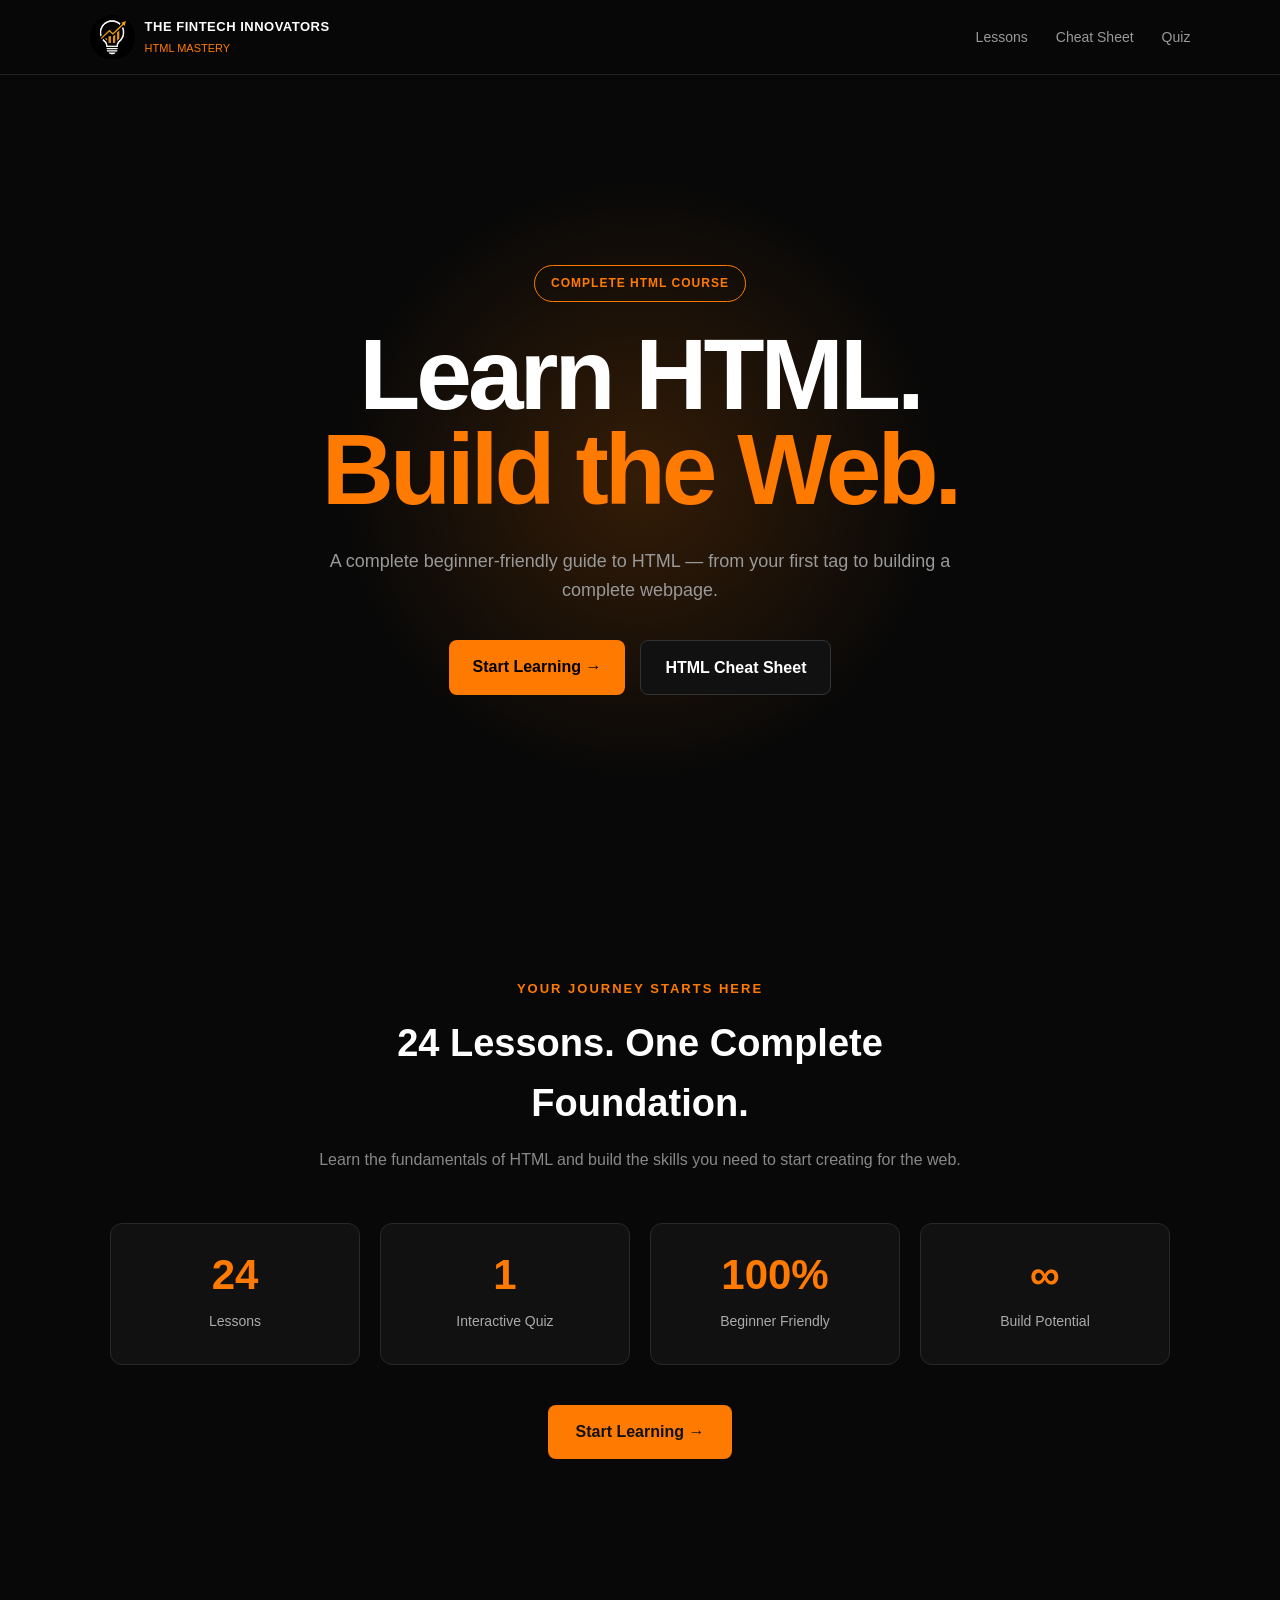
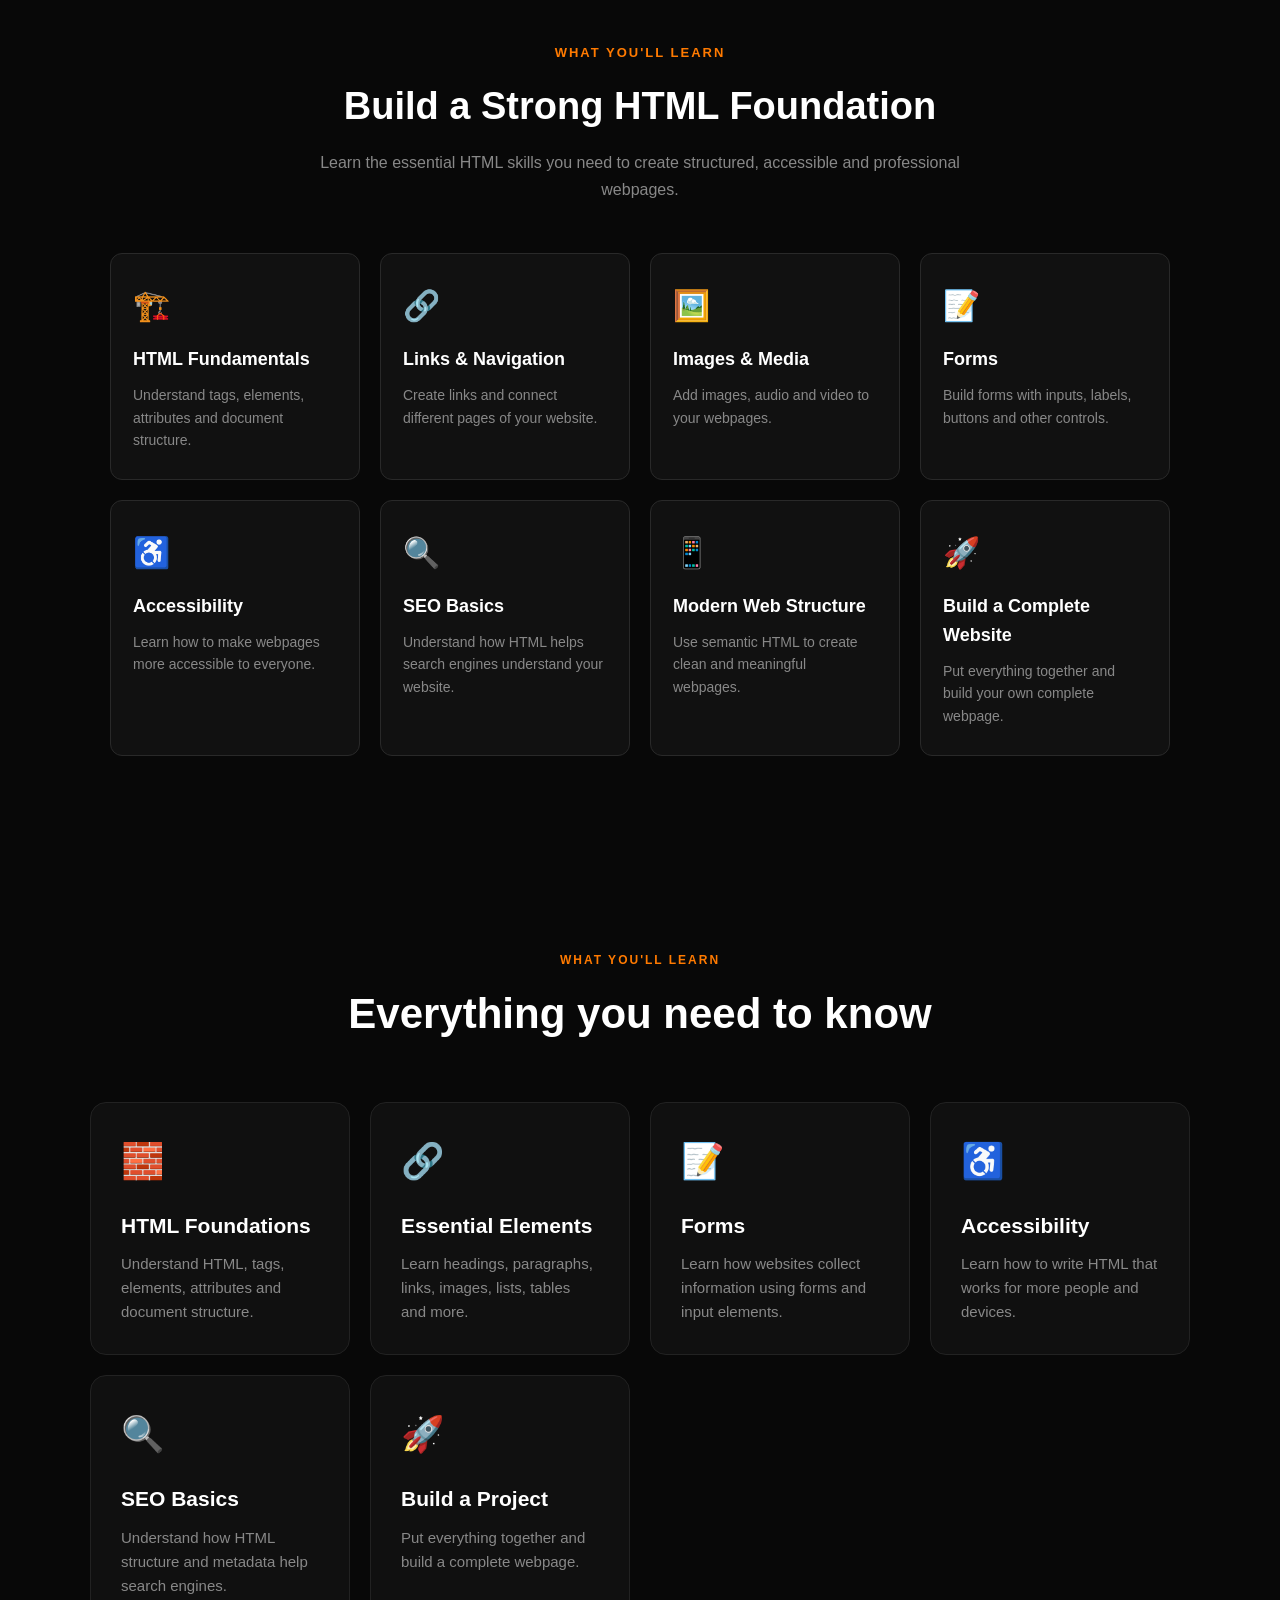
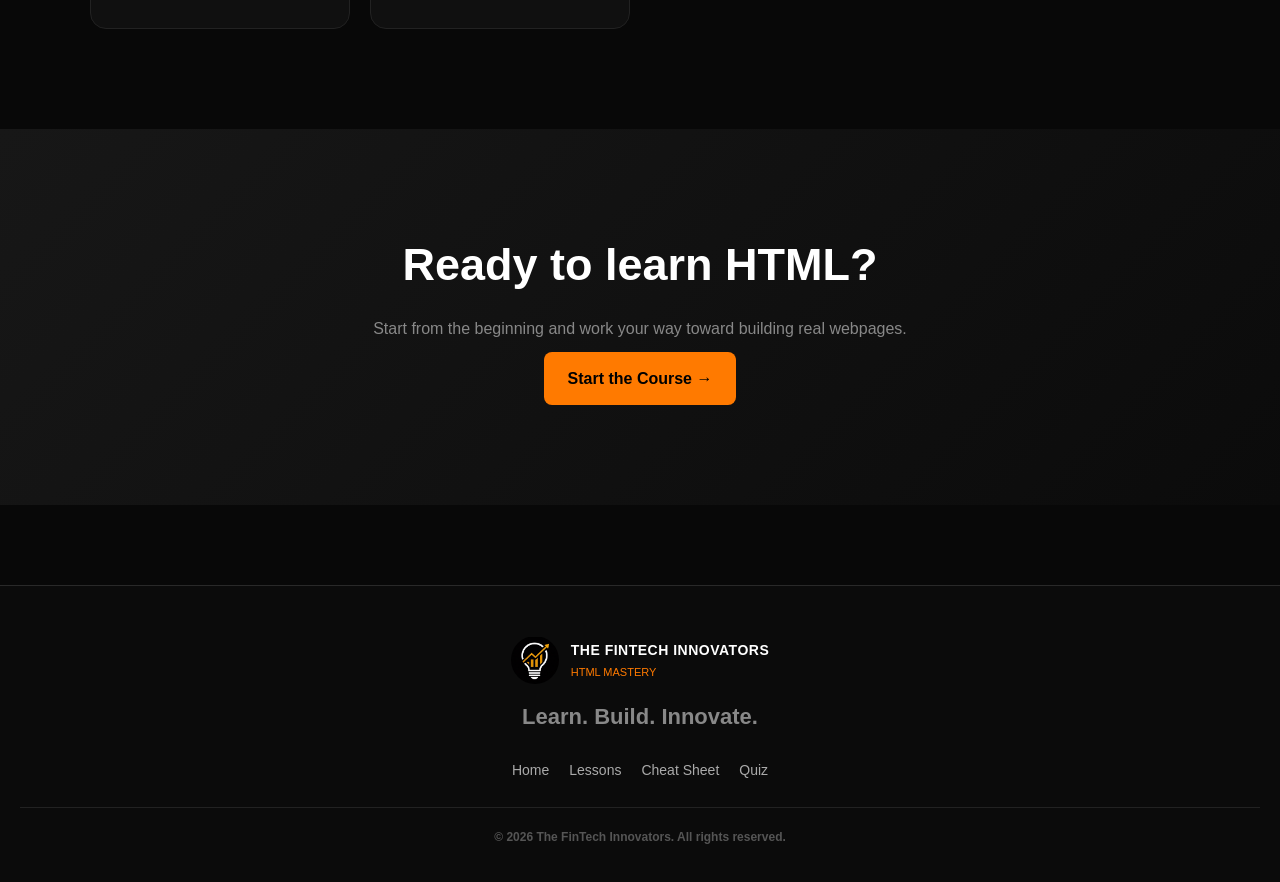
<file: index.html>
<!DOCTYPE html>
<html lang="en">

<head>

  <meta charset="UTF-8">

  <meta
    name="viewport"
    content="width=device-width, initial-scale=1.0"
  >

  <title>HTML Mastery</title>
  <link rel="icon" type="image/jpeg" href="tfi-logo.jpeg">

  <link rel="stylesheet" href="style.css">

</head>


<body>

  <header class="navbar">

   <a href="index.html" class="brand">
    <img src="tfi-logo.jpeg" alt="The FinTech Innovators logo">

    <div>
        <strong>THE FINTECH INNOVATORS</strong>
        <span>HTML MASTERY</span>
    </div>
</a>

    <nav>

      <a href="lessons.html">
        Lessons
      </a>

      <a href="cheat-sheet.html">
        Cheat Sheet
      </a>

      <a href="quiz.html">
        Quiz
      </a>

    </nav>

  </header>


  <main>

    <section class="hero">

      <div class="hero-content">

        <span class="badge">
          COMPLETE HTML COURSE
        </span>

        <h1>
          Learn HTML.<br>
          <span>Build the Web.</span>
        </h1>

        <p>
          A complete beginner-friendly guide to
          HTML — from your first tag to building
          a complete webpage.
        </p>

        <div class="hero-buttons">

          <a
            href="lessons.html"
            class="btn primary"
          >
            Start Learning →
          </a>

          <a
            href="cheat-sheet.html"
            class="btn secondary"
          >
            HTML Cheat Sheet
          </a>

        </div>

      </div>

    </section>
    <section class="course-stats">

    <div class="stats-heading">
        <span>YOUR JOURNEY STARTS HERE</span>
        <h2>24 Lessons. One Complete Foundation.</h2>
        <p>
            Learn the fundamentals of HTML and build the skills
            you need to start creating for the web.
        </p>
    </div>

    <div class="stats-grid">

        <div class="stat-card">
            <strong>24</strong>
            <span>Lessons</span>
        </div>

        <div class="stat-card">
            <strong>1</strong>
            <span>Interactive Quiz</span>
        </div>

        <div class="stat-card">
            <strong>100%</strong>
            <span>Beginner Friendly</span>
        </div>

        <div class="stat-card">
            <strong>∞</strong>
            <span>Build Potential</span>
        </div>

    </div>

    <div class="stats-button">
        <a href="lessons.html" class="btn">
            Start Learning →
        </a>
    </div>

</section>
    <section class="learn-section">

    <div class="section-heading">
        <span>WHAT YOU'LL LEARN</span>
        <h2>Build a Strong HTML Foundation</h2>
        <p>
            Learn the essential HTML skills you need to create
            structured, accessible and professional webpages.
        </p>
    </div>

    <div class="learn-grid">

        <div class="learn-card">
            <div class="learn-icon">🏗️</div>
            <h3>HTML Fundamentals</h3>
            <p>Understand tags, elements, attributes and document structure.</p>
        </div>

        <div class="learn-card">
            <div class="learn-icon">🔗</div>
            <h3>Links & Navigation</h3>
            <p>Create links and connect different pages of your website.</p>
        </div>

        <div class="learn-card">
            <div class="learn-icon">🖼️</div>
            <h3>Images & Media</h3>
            <p>Add images, audio and video to your webpages.</p>
        </div>

        <div class="learn-card">
            <div class="learn-icon">📝</div>
            <h3>Forms</h3>
            <p>Build forms with inputs, labels, buttons and other controls.</p>
        </div>

        <div class="learn-card">
            <div class="learn-icon">♿</div>
            <h3>Accessibility</h3>
            <p>Learn how to make webpages more accessible to everyone.</p>
        </div>

        <div class="learn-card">
            <div class="learn-icon">🔍</div>
            <h3>SEO Basics</h3>
            <p>Understand how HTML helps search engines understand your website.</p>
        </div>

        <div class="learn-card">
            <div class="learn-icon">📱</div>
            <h3>Modern Web Structure</h3>
            <p>Use semantic HTML to create clean and meaningful webpages.</p>
        </div>

        <div class="learn-card">
            <div class="learn-icon">🚀</div>
            <h3>Build a Complete Website</h3>
            <p>Put everything together and build your own complete webpage.</p>
        </div>

    </div>

</section>


    <section class="features">

      <div class="section-title">

        <span>WHAT YOU'LL LEARN</span>

        <h2>
          Everything you need to know
        </h2>

      </div>


      <div class="feature-grid">


        <article class="feature-card">

          <div class="icon">🧱</div>

          <h3>
            HTML Foundations
          </h3>

          <p>
            Understand HTML, tags, elements,
            attributes and document structure.
          </p>

        </article>


        <article class="feature-card">

          <div class="icon">🔗</div>

          <h3>
            Essential Elements
          </h3>

          <p>
            Learn headings, paragraphs, links,
            images, lists, tables and more.
          </p>

        </article>


        <article class="feature-card">

          <div class="icon">📝</div>

          <h3>
            Forms
          </h3>

          <p>
            Learn how websites collect information
            using forms and input elements.
          </p>

        </article>


        <article class="feature-card">

          <div class="icon">♿</div>

          <h3>
            Accessibility
          </h3>

          <p>
            Learn how to write HTML that works
            for more people and devices.
          </p>

        </article>


        <article class="feature-card">

          <div class="icon">🔍</div>

          <h3>
            SEO Basics
          </h3>

          <p>
            Understand how HTML structure and
            metadata help search engines.
          </p>

        </article>


        <article class="feature-card">

          <div class="icon">🚀</div>

          <h3>
            Build a Project
          </h3>

          <p>
            Put everything together and build
            a complete webpage.
          </p>

        </article>


      </div>

    </section>


    <section class="cta">

      <div>

        <h2>
          Ready to learn HTML?
        </h2>

        <p>
          Start from the beginning and work
          your way toward building real webpages.
        </p>

        <a
          href="lessons.html"
          class="btn primary"
        >
          Start the Course →
        </a>

      </div>

    </section>

  </main>


  <footer class="site-footer">

    <div class="footer-brand">
        <img src="tfi-logo.jpeg" alt="The FinTech Innovators logo">

        <div>
            <strong>THE FINTECH INNOVATORS</strong>
            <span>HTML MASTERY</span>
        </div>
    </div>

    <p>Learn. Build. Innovate.</p>

    <div class="footer-links">
        <a href="index.html">Home</a>
        <a href="lessons.html">Lessons</a>
        <a href="cheat-sheet.html">Cheat Sheet</a>
        <a href="quiz.html">Quiz</a>
    </div>

    <p class="copyright">
        © 2026 The FinTech Innovators. All rights reserved.
    </p>

</footer>


  <script src="script.js"></script>

</body>

</html>
</file>
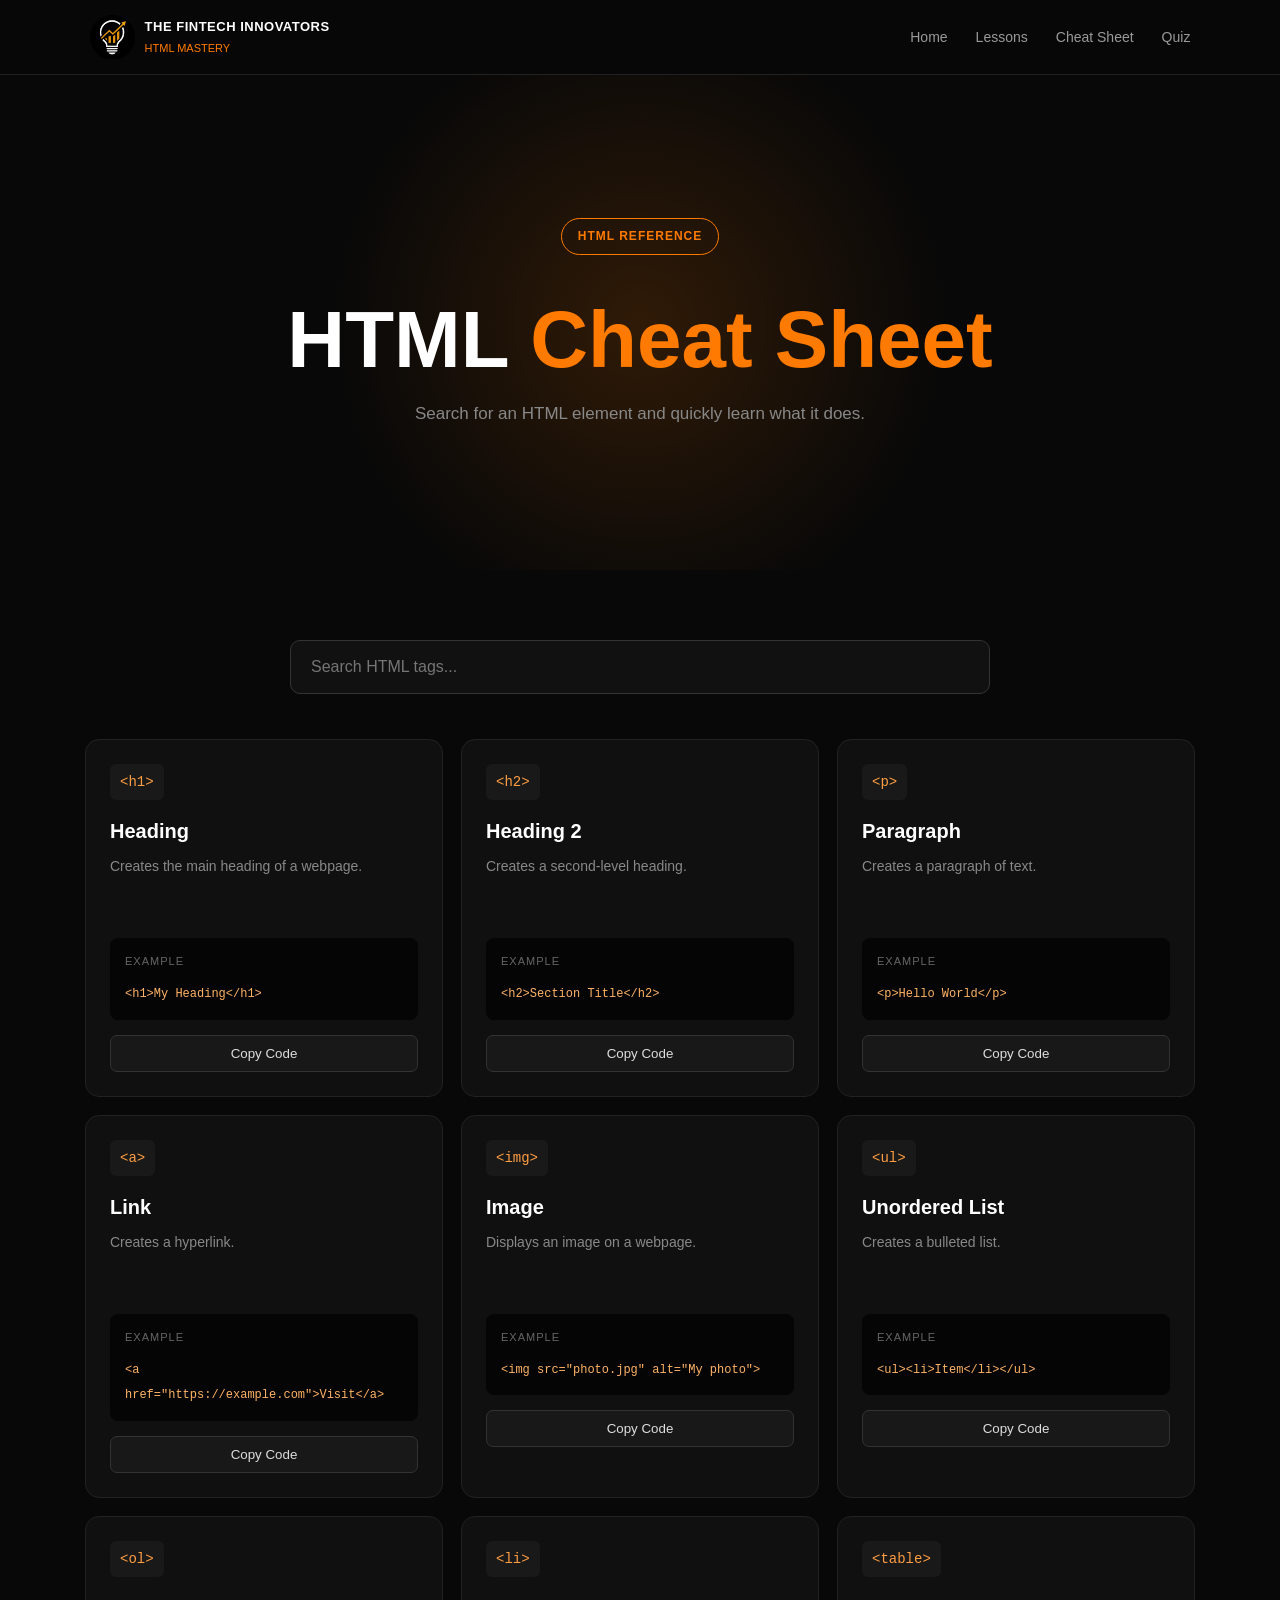
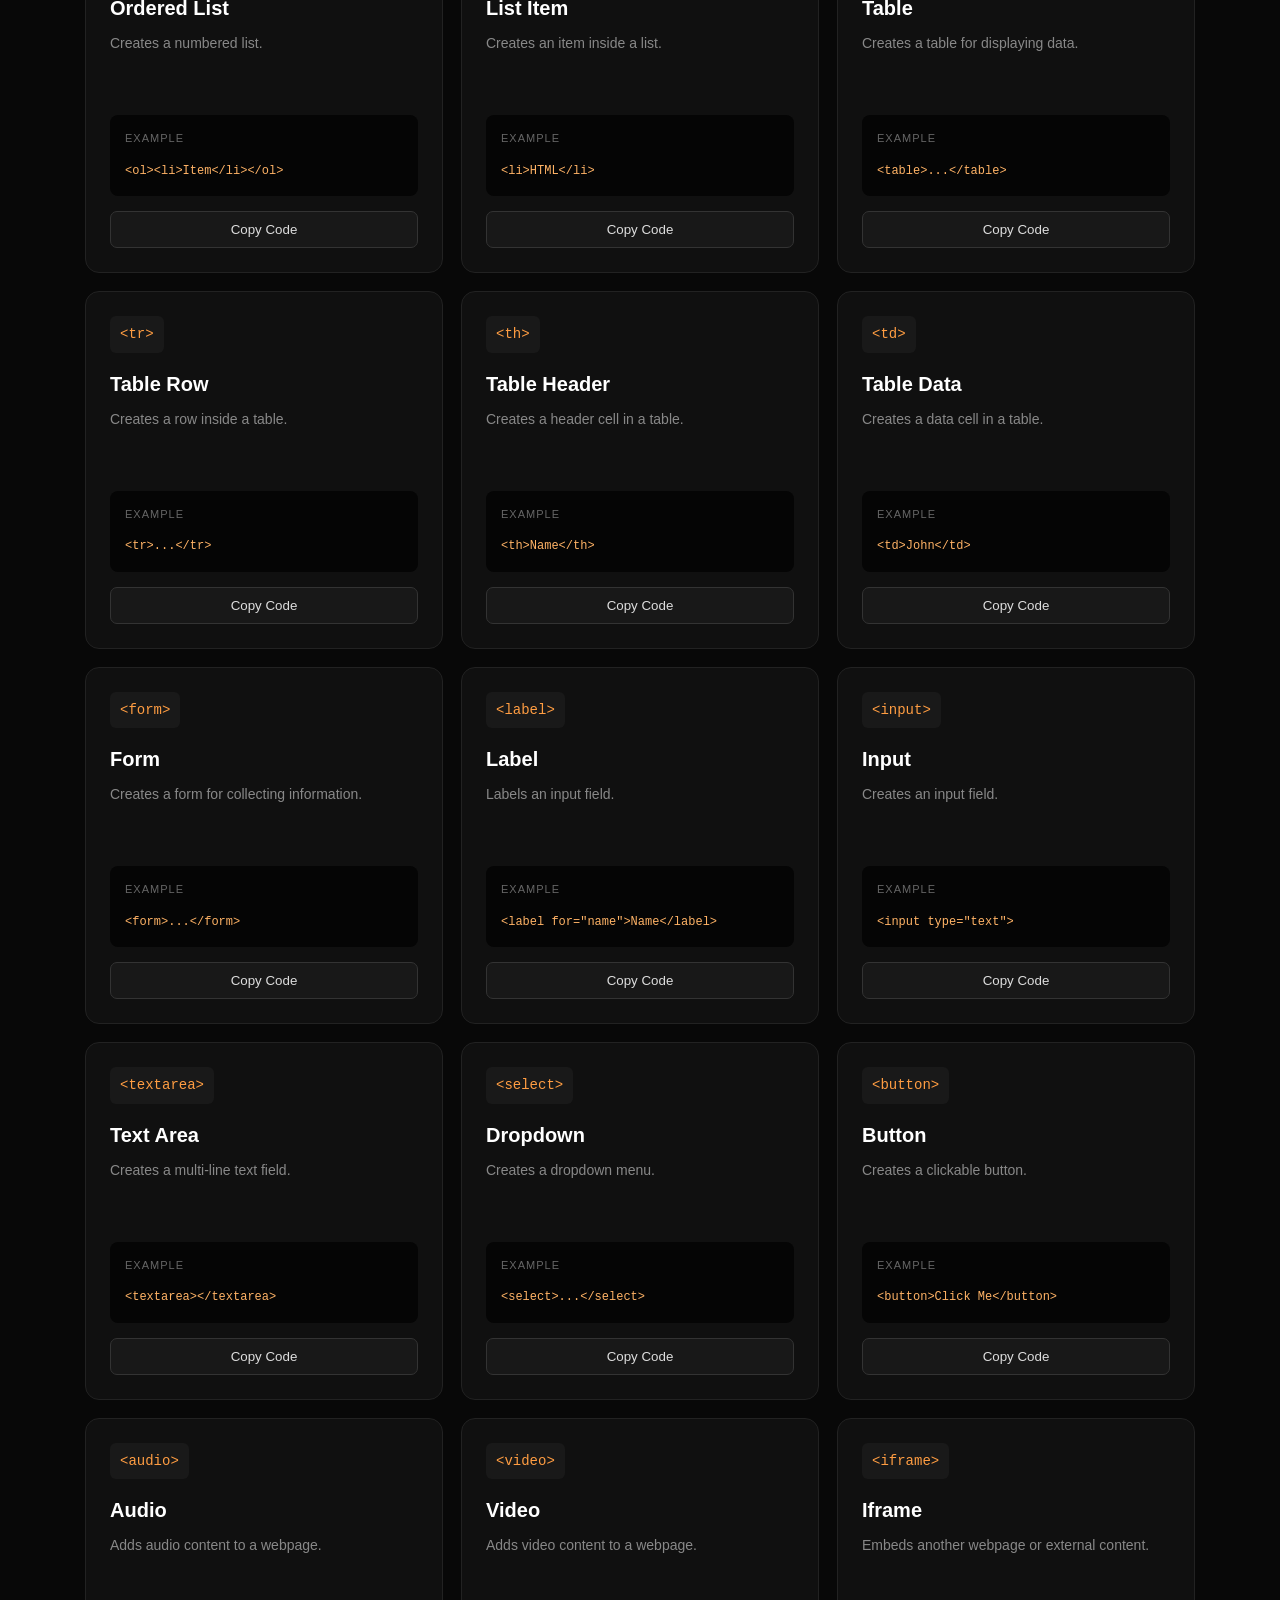
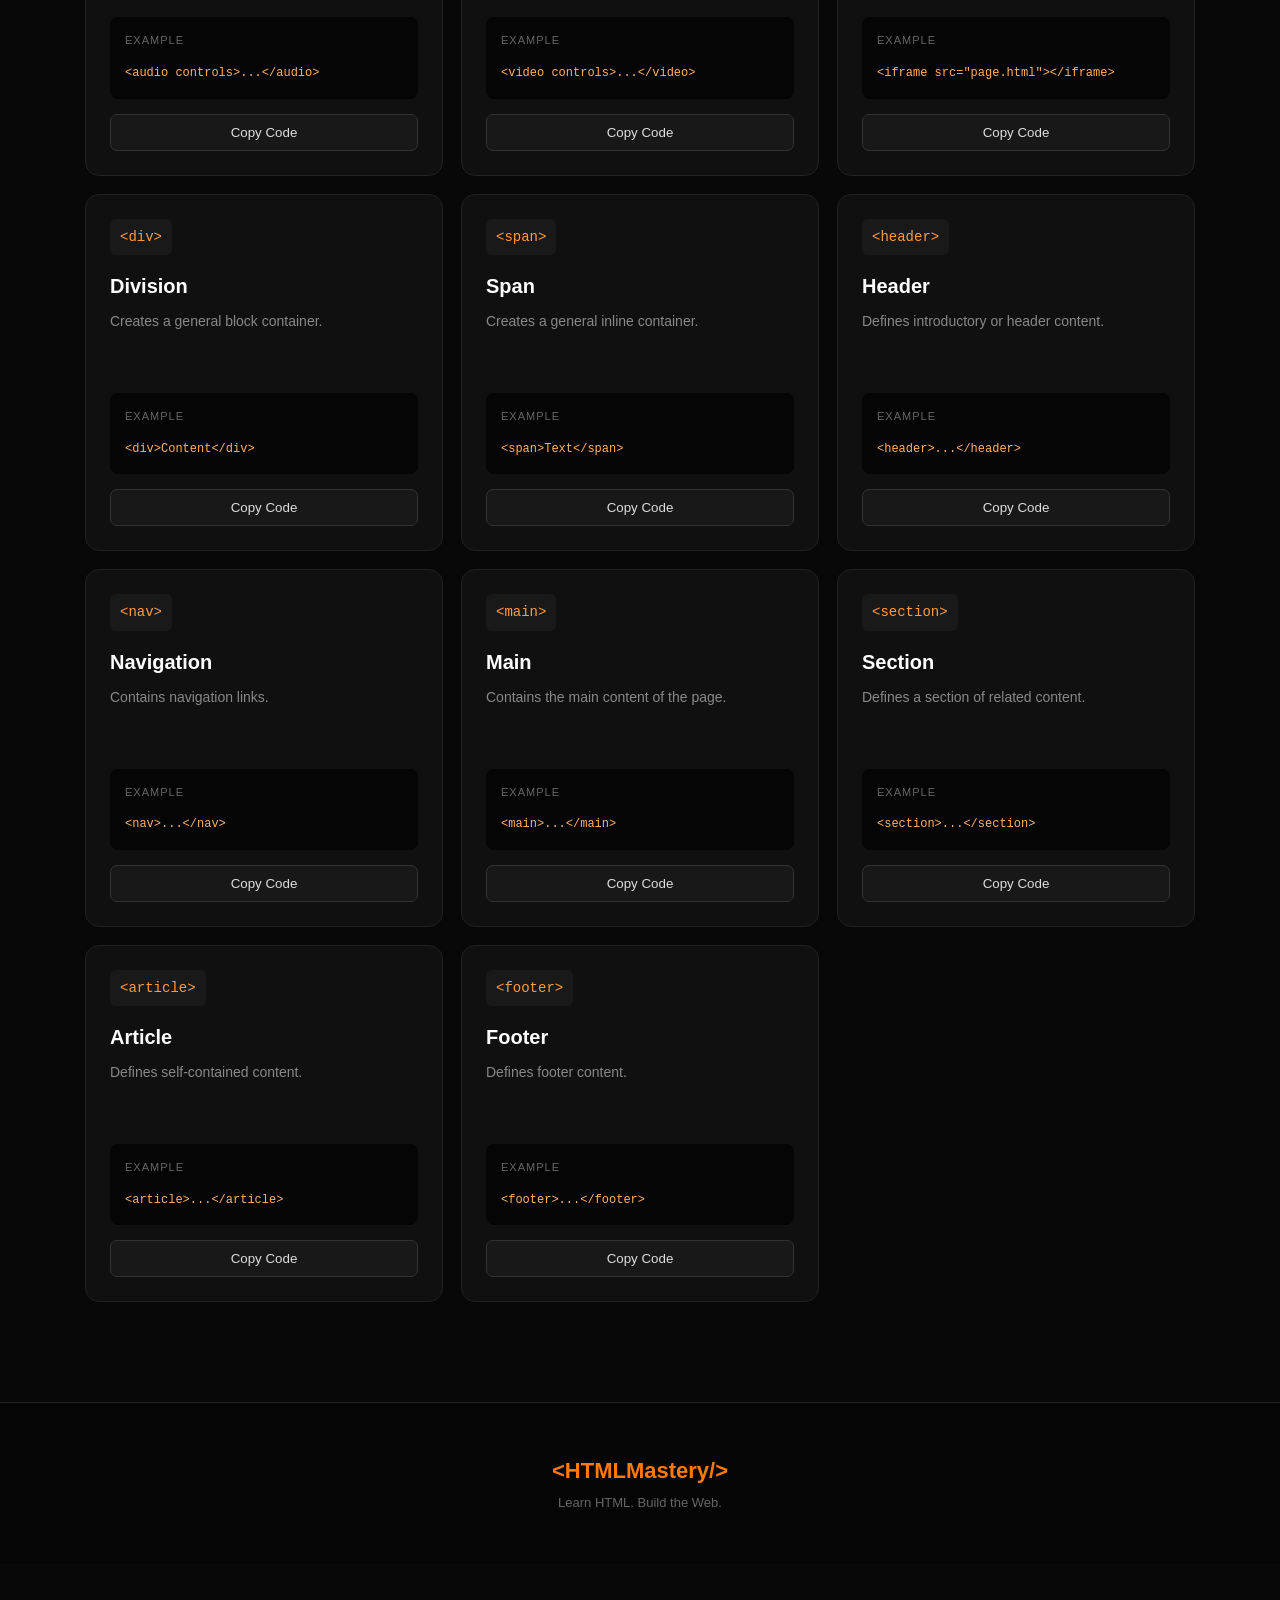
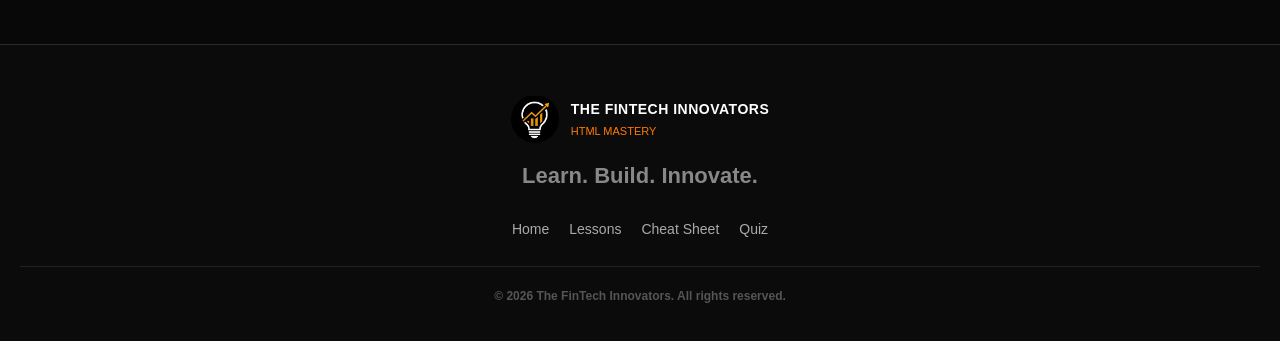
<file: cheat-sheet.html>
<!DOCTYPE html>
<html lang="en">

<head>

  <meta charset="UTF-8">

  <meta
    name="viewport"
    content="width=device-width, initial-scale=1.0"
  >

  <title>HTML Cheat Sheet | HTML Mastery</title>
  <link rel="icon" type="image/jpeg" href="tfi-logo.jpeg">

  <link rel="stylesheet" href="style.css">

</head>


<body>


  <!-- NAVIGATION -->

  <header class="navbar">

    <a href="index.html" class="brand">
        <img src="tfi-logo.jpeg" alt="The FinTech Innovators logo">

        <div>
            <strong>THE FINTECH INNOVATORS</strong>
            <span>HTML MASTERY</span>
        </div>
    </a>

    <nav>
        <a href="index.html">Home</a>
        <a href="lessons.html">Lessons</a>
        <a href="cheat-sheet.html">Cheat Sheet</a>
        <a href="quiz.html">Quiz</a>
    </nav>

</header>



  <!-- HERO -->

  <section class="course-hero">

    <div>

      <span class="badge">
        HTML REFERENCE
      </span>

      <h1>
        HTML <span>Cheat Sheet</span>
      </h1>

      <p>
        Search for an HTML element and quickly
        learn what it does.
      </p>

    </div>

  </section>



  <!-- SEARCH -->

  <main class="cheat-container">

    <div class="cheat-search">

      <input
        type="text"
        id="searchBox"
        placeholder="Search HTML tags..."
      >

    </div>


    <!-- RESULTS -->

    <div
      id="results"
      class="tag-grid"
    ></div>


    <p
      id="noResults"
      class="no-results"
    >
      No matching HTML tags found.
    </p>

  </main>



  <!-- FOOTER -->

  <footer>

    <p>
      &lt;HTMLMastery/&gt;
    </p>

    <span>
      Learn HTML. Build the Web.
    </span>

  </footer>



  <!-- JAVASCRIPT -->

  <script>

    const htmlTags = [

      {
        tag: "&lt;h1&gt;",
        name: "Heading",
        description: "Creates the main heading of a webpage.",
        code: "&lt;h1&gt;My Heading&lt;/h1&gt;"
      },

      {
        tag: "&lt;h2&gt;",
        name: "Heading 2",
        description: "Creates a second-level heading.",
        code: "&lt;h2&gt;Section Title&lt;/h2&gt;"
      },

      {
        tag: "&lt;p&gt;",
        name: "Paragraph",
        description: "Creates a paragraph of text.",
        code: "&lt;p&gt;Hello World&lt;/p&gt;"
      },

      {
        tag: "&lt;a&gt;",
        name: "Link",
        description: "Creates a hyperlink.",
        code: '&lt;a href="https://example.com"&gt;Visit&lt;/a&gt;'
      },

      {
        tag: "&lt;img&gt;",
        name: "Image",
        description: "Displays an image on a webpage.",
        code: '&lt;img src="photo.jpg" alt="My photo"&gt;'
      },

      {
        tag: "&lt;ul&gt;",
        name: "Unordered List",
        description: "Creates a bulleted list.",
        code: "&lt;ul&gt;&lt;li&gt;Item&lt;/li&gt;&lt;/ul&gt;"
      },

      {
        tag: "&lt;ol&gt;",
        name: "Ordered List",
        description: "Creates a numbered list.",
        code: "&lt;ol&gt;&lt;li&gt;Item&lt;/li&gt;&lt;/ol&gt;"
      },

      {
        tag: "&lt;li&gt;",
        name: "List Item",
        description: "Creates an item inside a list.",
        code: "&lt;li&gt;HTML&lt;/li&gt;"
      },

      {
        tag: "&lt;table&gt;",
        name: "Table",
        description: "Creates a table for displaying data.",
        code: "&lt;table&gt;...&lt;/table&gt;"
      },

      {
        tag: "&lt;tr&gt;",
        name: "Table Row",
        description: "Creates a row inside a table.",
        code: "&lt;tr&gt;...&lt;/tr&gt;"
      },

      {
        tag: "&lt;th&gt;",
        name: "Table Header",
        description: "Creates a header cell in a table.",
        code: "&lt;th&gt;Name&lt;/th&gt;"
      },

      {
        tag: "&lt;td&gt;",
        name: "Table Data",
        description: "Creates a data cell in a table.",
        code: "&lt;td&gt;John&lt;/td&gt;"
      },

      {
        tag: "&lt;form&gt;",
        name: "Form",
        description: "Creates a form for collecting information.",
        code: "&lt;form&gt;...&lt;/form&gt;"
      },

      {
        tag: "&lt;label&gt;",
        name: "Label",
        description: "Labels an input field.",
        code: '&lt;label for="name"&gt;Name&lt;/label&gt;'
      },

      {
        tag: "&lt;input&gt;",
        name: "Input",
        description: "Creates an input field.",
        code: '&lt;input type="text"&gt;'
      },

      {
        tag: "&lt;textarea&gt;",
        name: "Text Area",
        description: "Creates a multi-line text field.",
        code: "&lt;textarea&gt;&lt;/textarea&gt;"
      },

      {
        tag: "&lt;select&gt;",
        name: "Dropdown",
        description: "Creates a dropdown menu.",
        code: "&lt;select&gt;...&lt;/select&gt;"
      },

      {
        tag: "&lt;button&gt;",
        name: "Button",
        description: "Creates a clickable button.",
        code: "&lt;button&gt;Click Me&lt;/button&gt;"
      },

      {
        tag: "&lt;audio&gt;",
        name: "Audio",
        description: "Adds audio content to a webpage.",
        code: "&lt;audio controls&gt;...&lt;/audio&gt;"
      },

      {
        tag: "&lt;video&gt;",
        name: "Video",
        description: "Adds video content to a webpage.",
        code: "&lt;video controls&gt;...&lt;/video&gt;"
      },

      {
        tag: "&lt;iframe&gt;",
        name: "Iframe",
        description: "Embeds another webpage or external content.",
        code: '&lt;iframe src="page.html"&gt;&lt;/iframe&gt;'
      },

      {
        tag: "&lt;div&gt;",
        name: "Division",
        description: "Creates a general block container.",
        code: "&lt;div&gt;Content&lt;/div&gt;"
      },

      {
        tag: "&lt;span&gt;",
        name: "Span",
        description: "Creates a general inline container.",
        code: "&lt;span&gt;Text&lt;/span&gt;"
      },

      {
        tag: "&lt;header&gt;",
        name: "Header",
        description: "Defines introductory or header content.",
        code: "&lt;header&gt;...&lt;/header&gt;"
      },

      {
        tag: "&lt;nav&gt;",
        name: "Navigation",
        description: "Contains navigation links.",
        code: "&lt;nav&gt;...&lt;/nav&gt;"
      },

      {
        tag: "&lt;main&gt;",
        name: "Main",
        description: "Contains the main content of the page.",
        code: "&lt;main&gt;...&lt;/main&gt;"
      },

      {
        tag: "&lt;section&gt;",
        name: "Section",
        description: "Defines a section of related content.",
        code: "&lt;section&gt;...&lt;/section&gt;"
      },

      {
        tag: "&lt;article&gt;",
        name: "Article",
        description: "Defines self-contained content.",
        code: "&lt;article&gt;...&lt;/article&gt;"
      },

      {
        tag: "&lt;footer&gt;",
        name: "Footer",
        description: "Defines footer content.",
        code: "&lt;footer&gt;...&lt;/footer&gt;"
      }

    ];


    const results =
      document.getElementById("results");

    const searchBox =
      document.getElementById("searchBox");

    const noResults =
      document.getElementById("noResults");


    function showTags(list) {

      results.innerHTML = "";

      noResults.style.display = "none";


      if (list.length === 0) {

        noResults.style.display = "block";

        return;

      }


      list.forEach(function(item) {

        const card =
          document.createElement("div");

        card.className = "tag-card";


        card.innerHTML =

          '<div class="tag-name">' +
          item.tag +
          '</div>' +

          '<h3>' +
          item.name +
          '</h3>' +

          '<p>' +
          item.description +
          '</p>' +

          '<div class="tag-example">' +

          '<span>Example</span>' +

          '<code>' +
          item.code +
          '</code>' +

          '</div>' +

          '<button class="copy-tag">' +
          'Copy Code' +
          '</button>';


        const copyButton =
          card.querySelector(".copy-tag");


        copyButton.addEventListener(
          "click",
          function() {

            const temporary =
              document.createElement("textarea");

            temporary.innerHTML =
              item.code;

            document.body.appendChild(temporary);

            temporary.select();

            document.execCommand("copy");

            temporary.remove();

            copyButton.textContent =
              "Copied ✓";


            setTimeout(function() {

              copyButton.textContent =
                "Copy Code";

            }, 1200);

          }
        );


        results.appendChild(card);

      });

    }


    searchBox.addEventListener(
      "input",
      function() {

        const search =
          searchBox.value.toLowerCase();


        const filtered =
          htmlTags.filter(function(item) {

            return (

              item.name
                .toLowerCase()
                .includes(search)

              ||

              item.description
                .toLowerCase()
                .includes(search)

              ||

              item.tag
                .toLowerCase()
                .includes(search)

            );

          });


        showTags(filtered);

      }
    );


    showTags(htmlTags);

  </script>
 <footer class="site-footer">

    <div class="footer-brand">
        <img src="tfi-logo.jpeg" alt="The FinTech Innovators logo">

        <div>
            <strong>THE FINTECH INNOVATORS</strong>
            <span>HTML MASTERY</span>
        </div>
    </div>

    <p>Learn. Build. Innovate.</p>

    <div class="footer-links">
        <a href="index.html">Home</a>
        <a href="lessons.html">Lessons</a>
        <a href="cheat-sheet.html">Cheat Sheet</a>
        <a href="quiz.html">Quiz</a>
    </div>

    <p class="copyright">
        © 2026 The FinTech Innovators. All rights reserved.
    </p>

</footer>


</body>

</html>
</file>
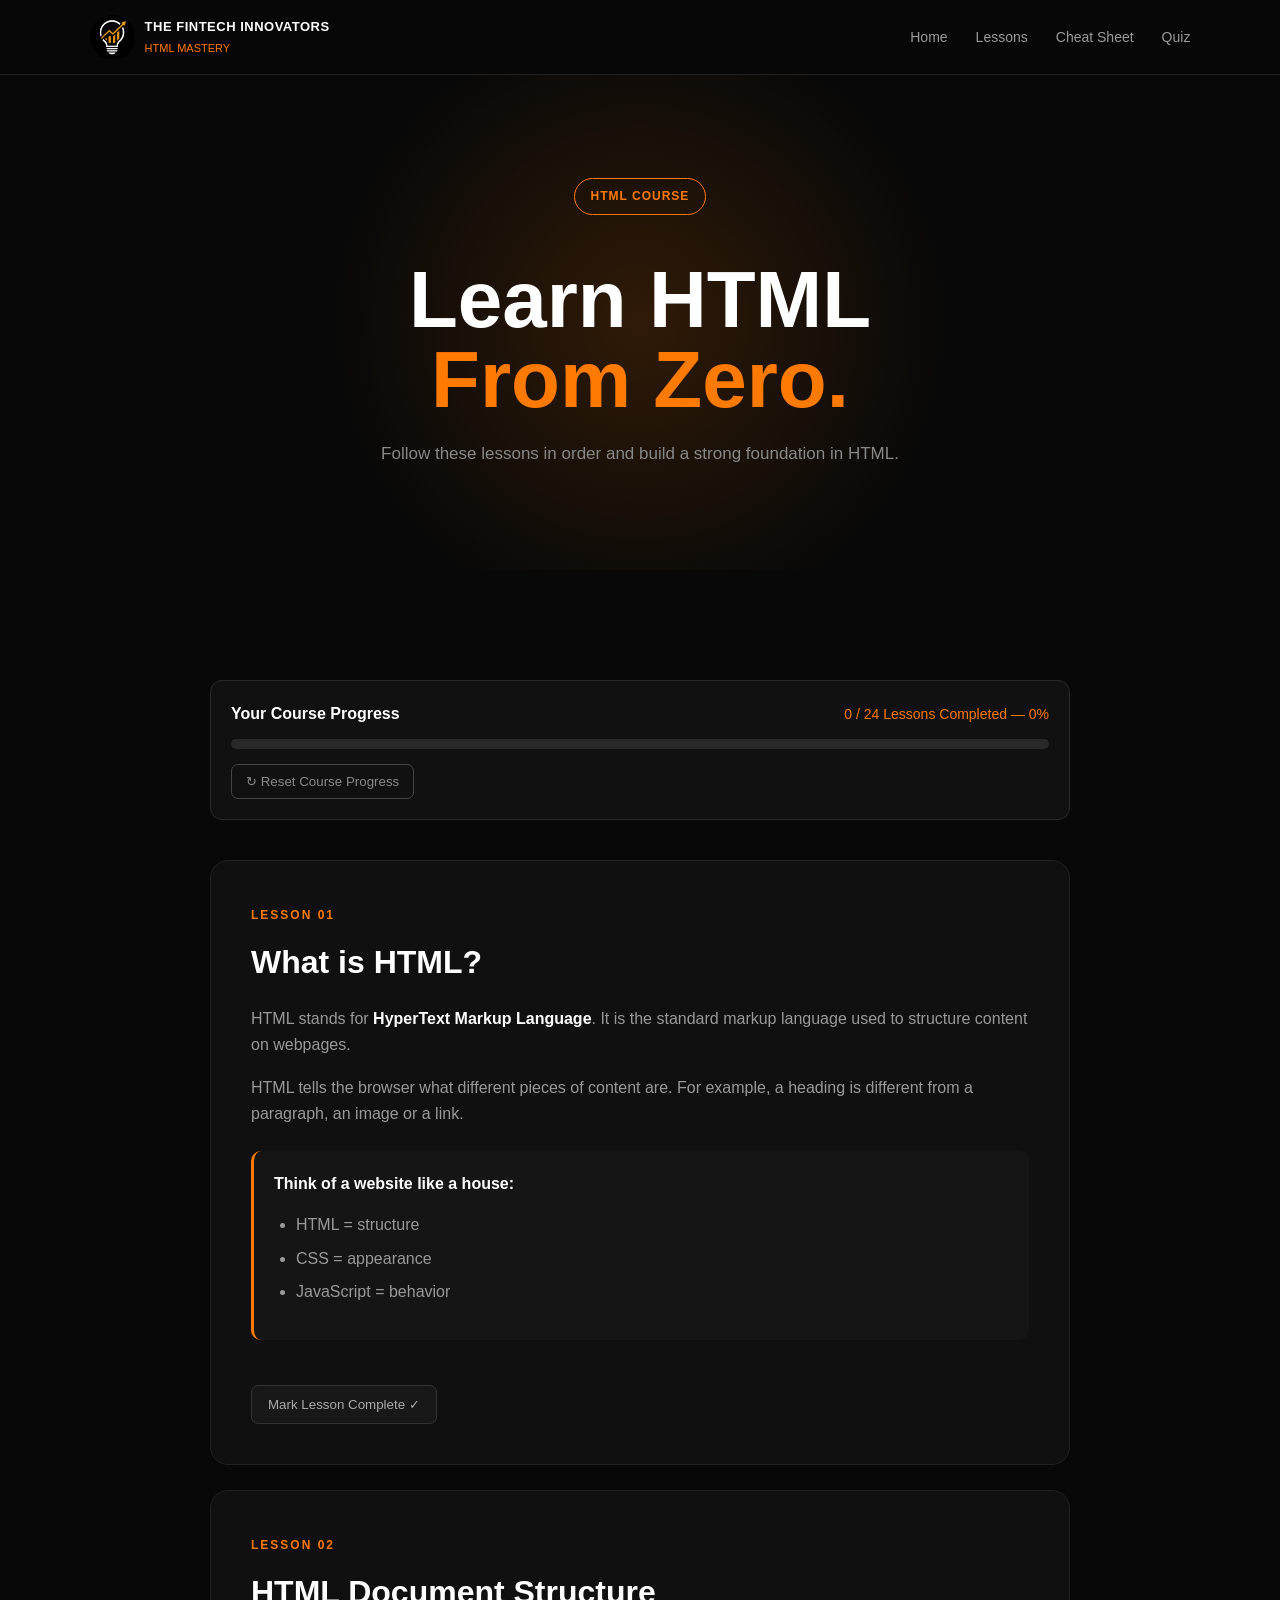
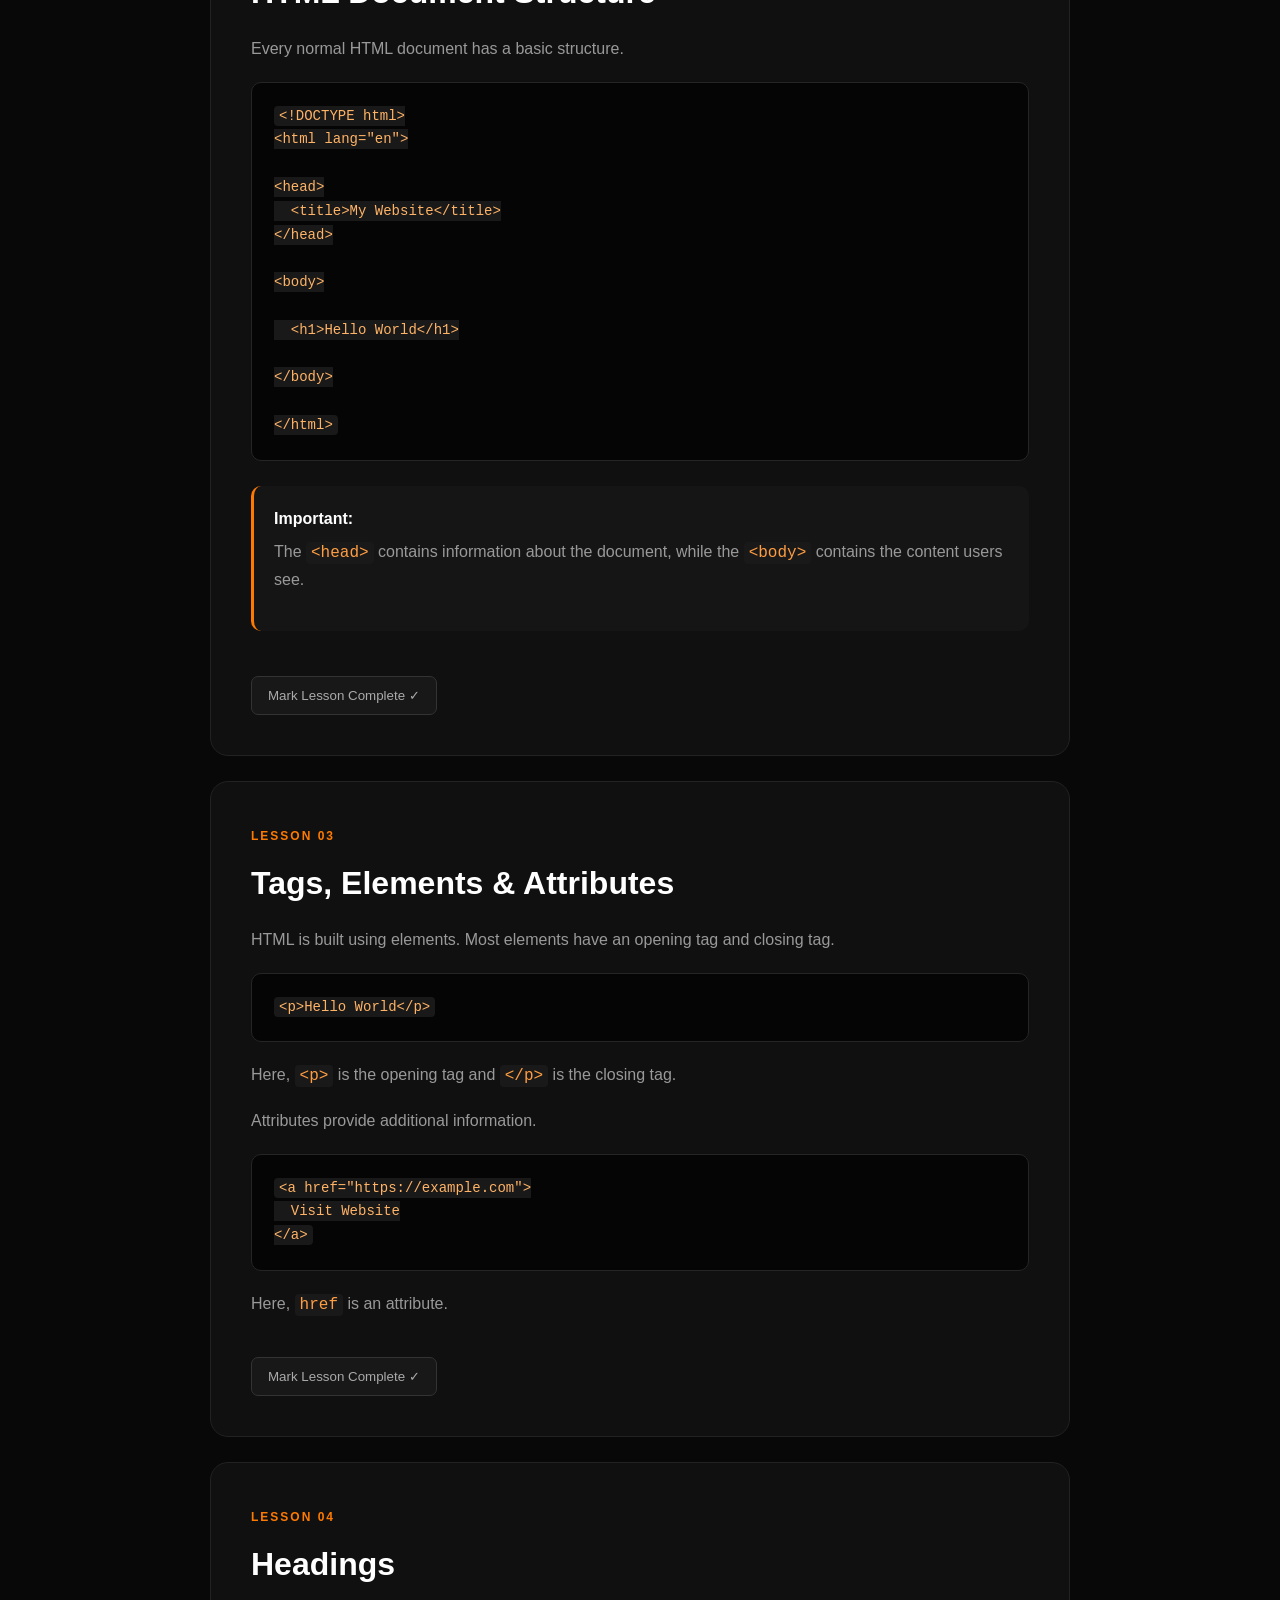
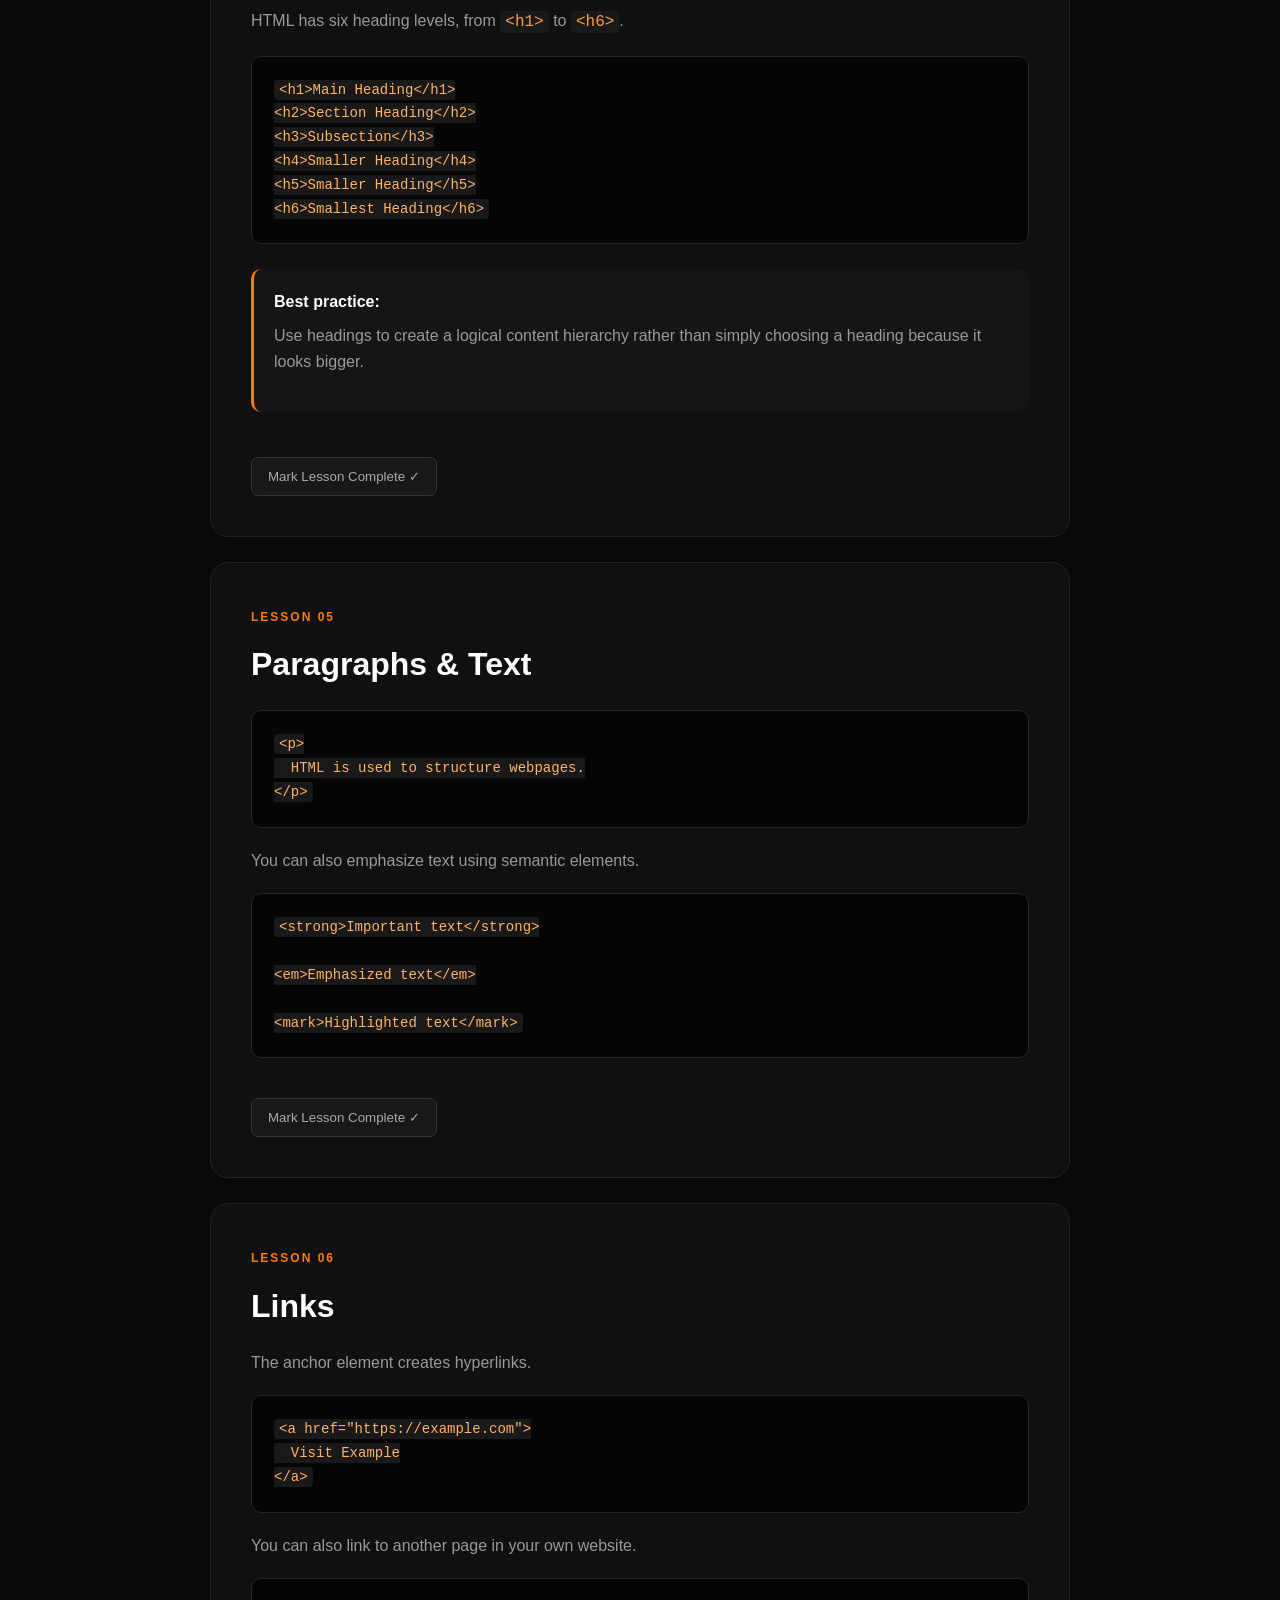
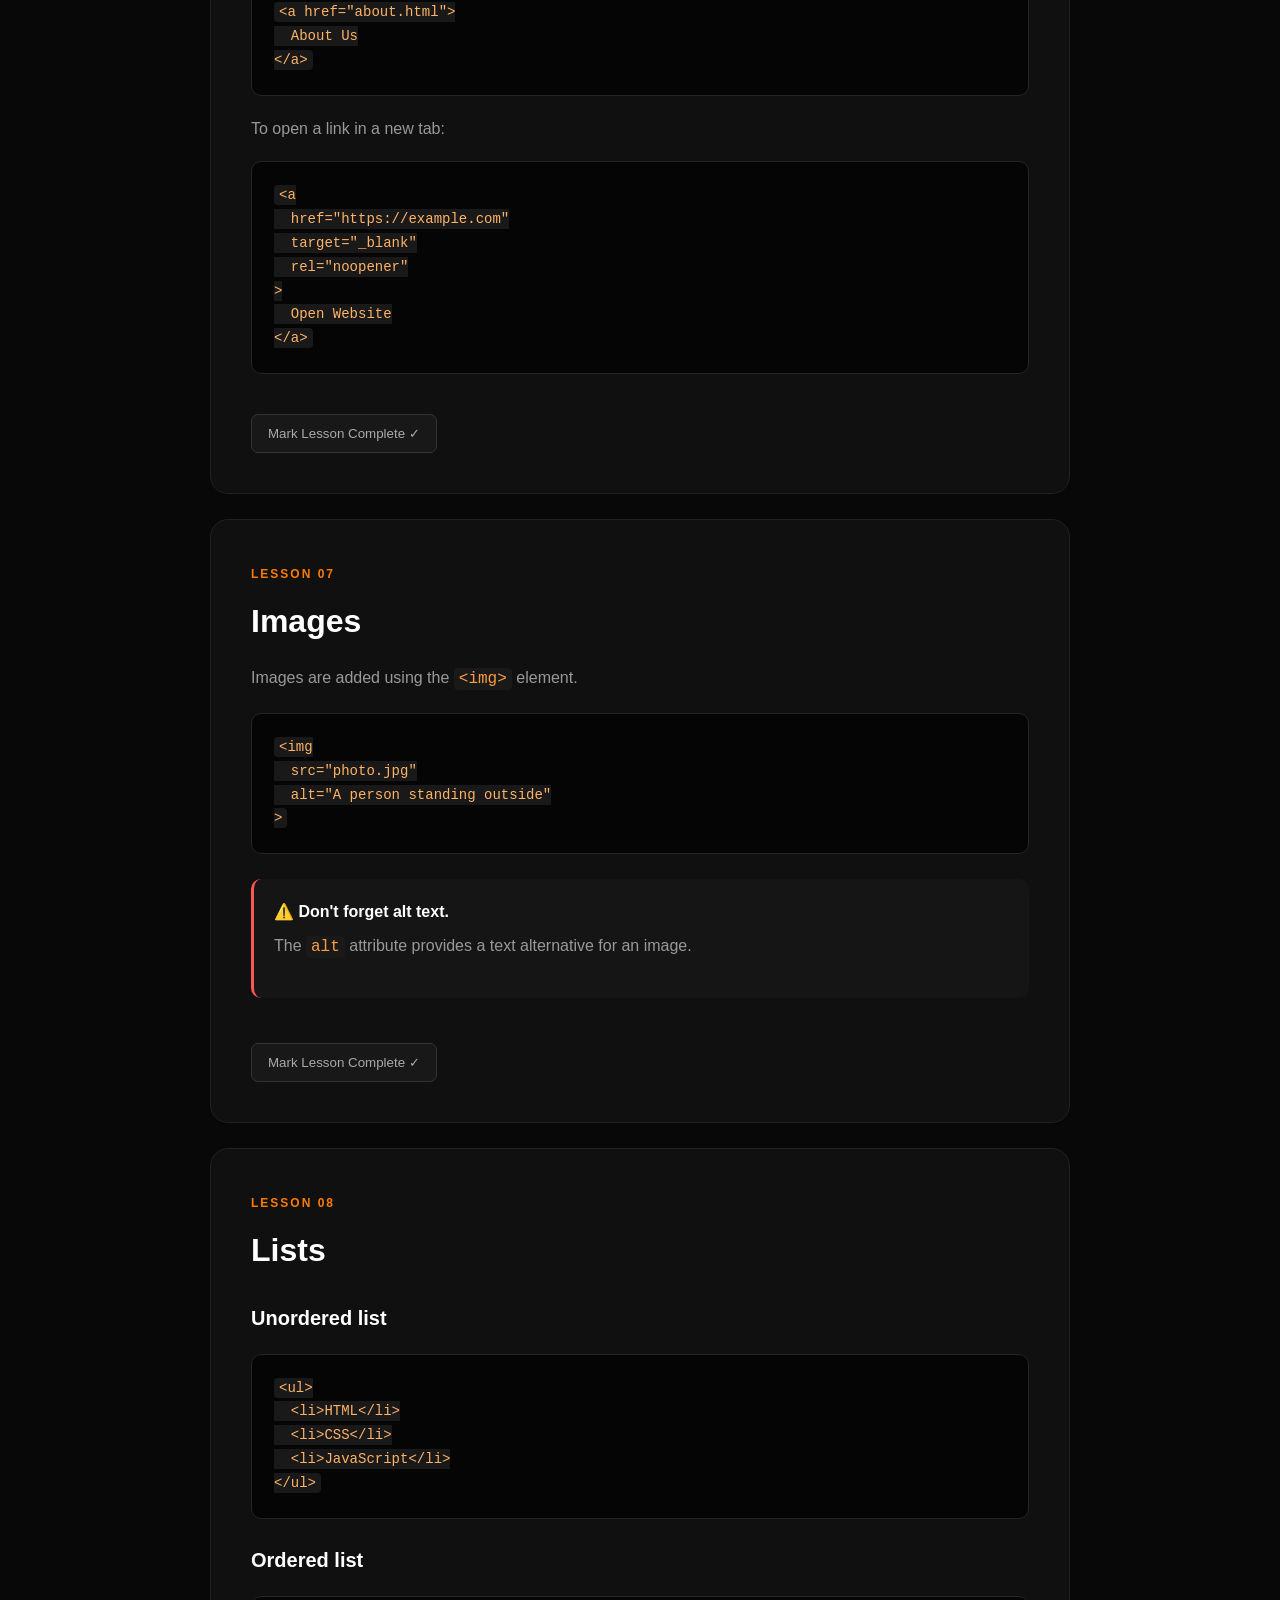
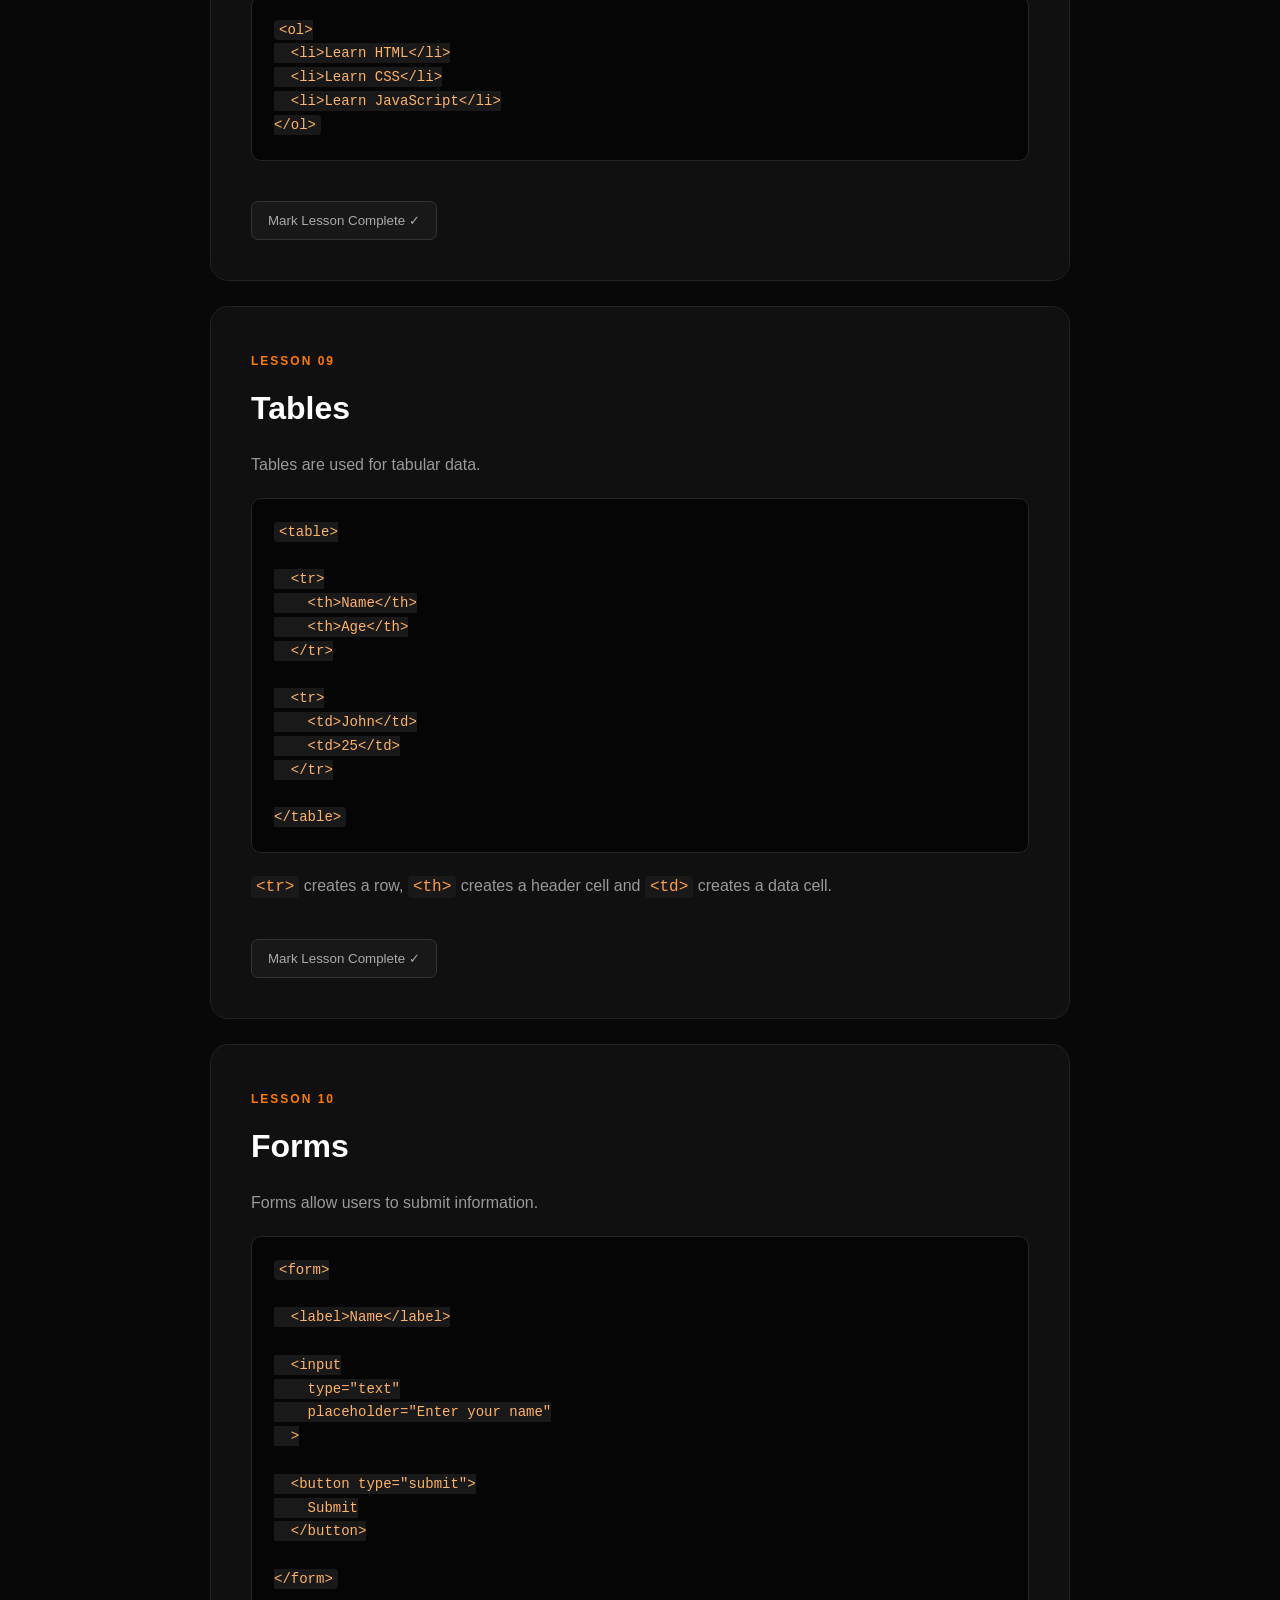
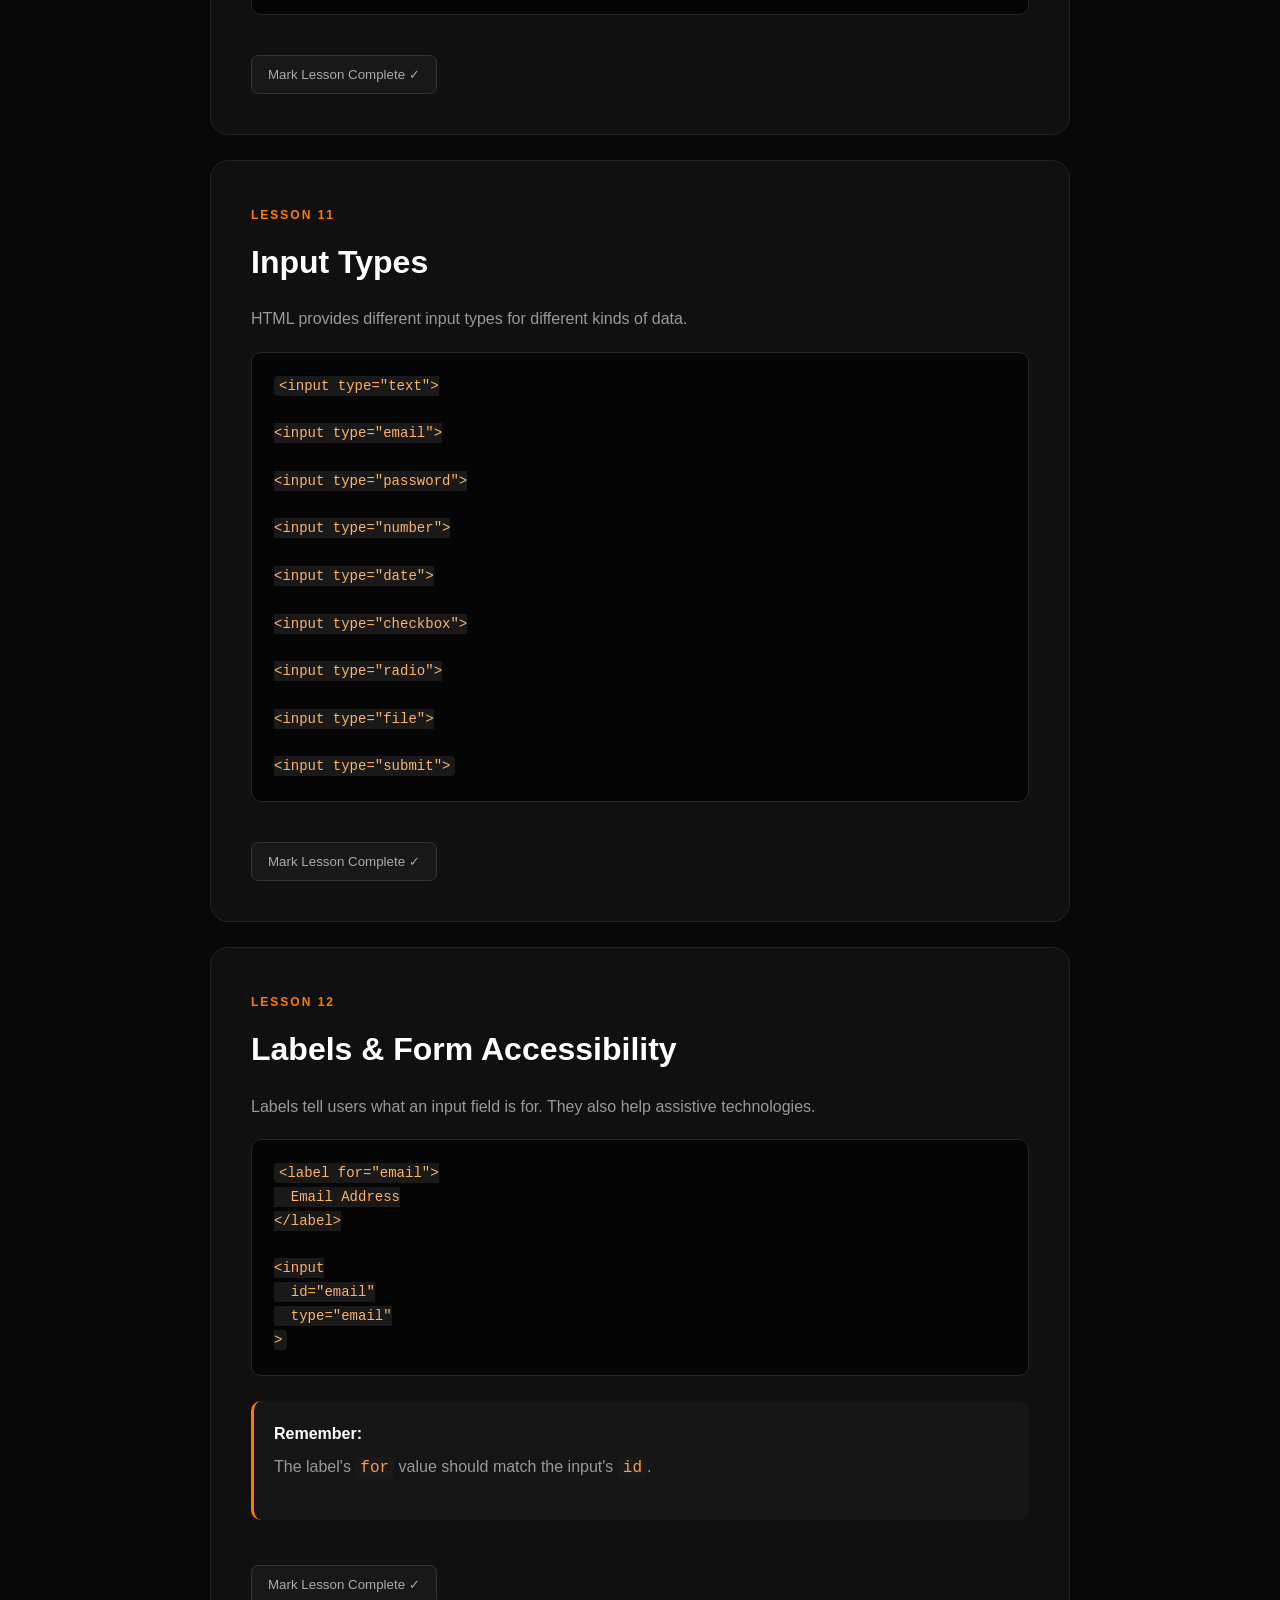
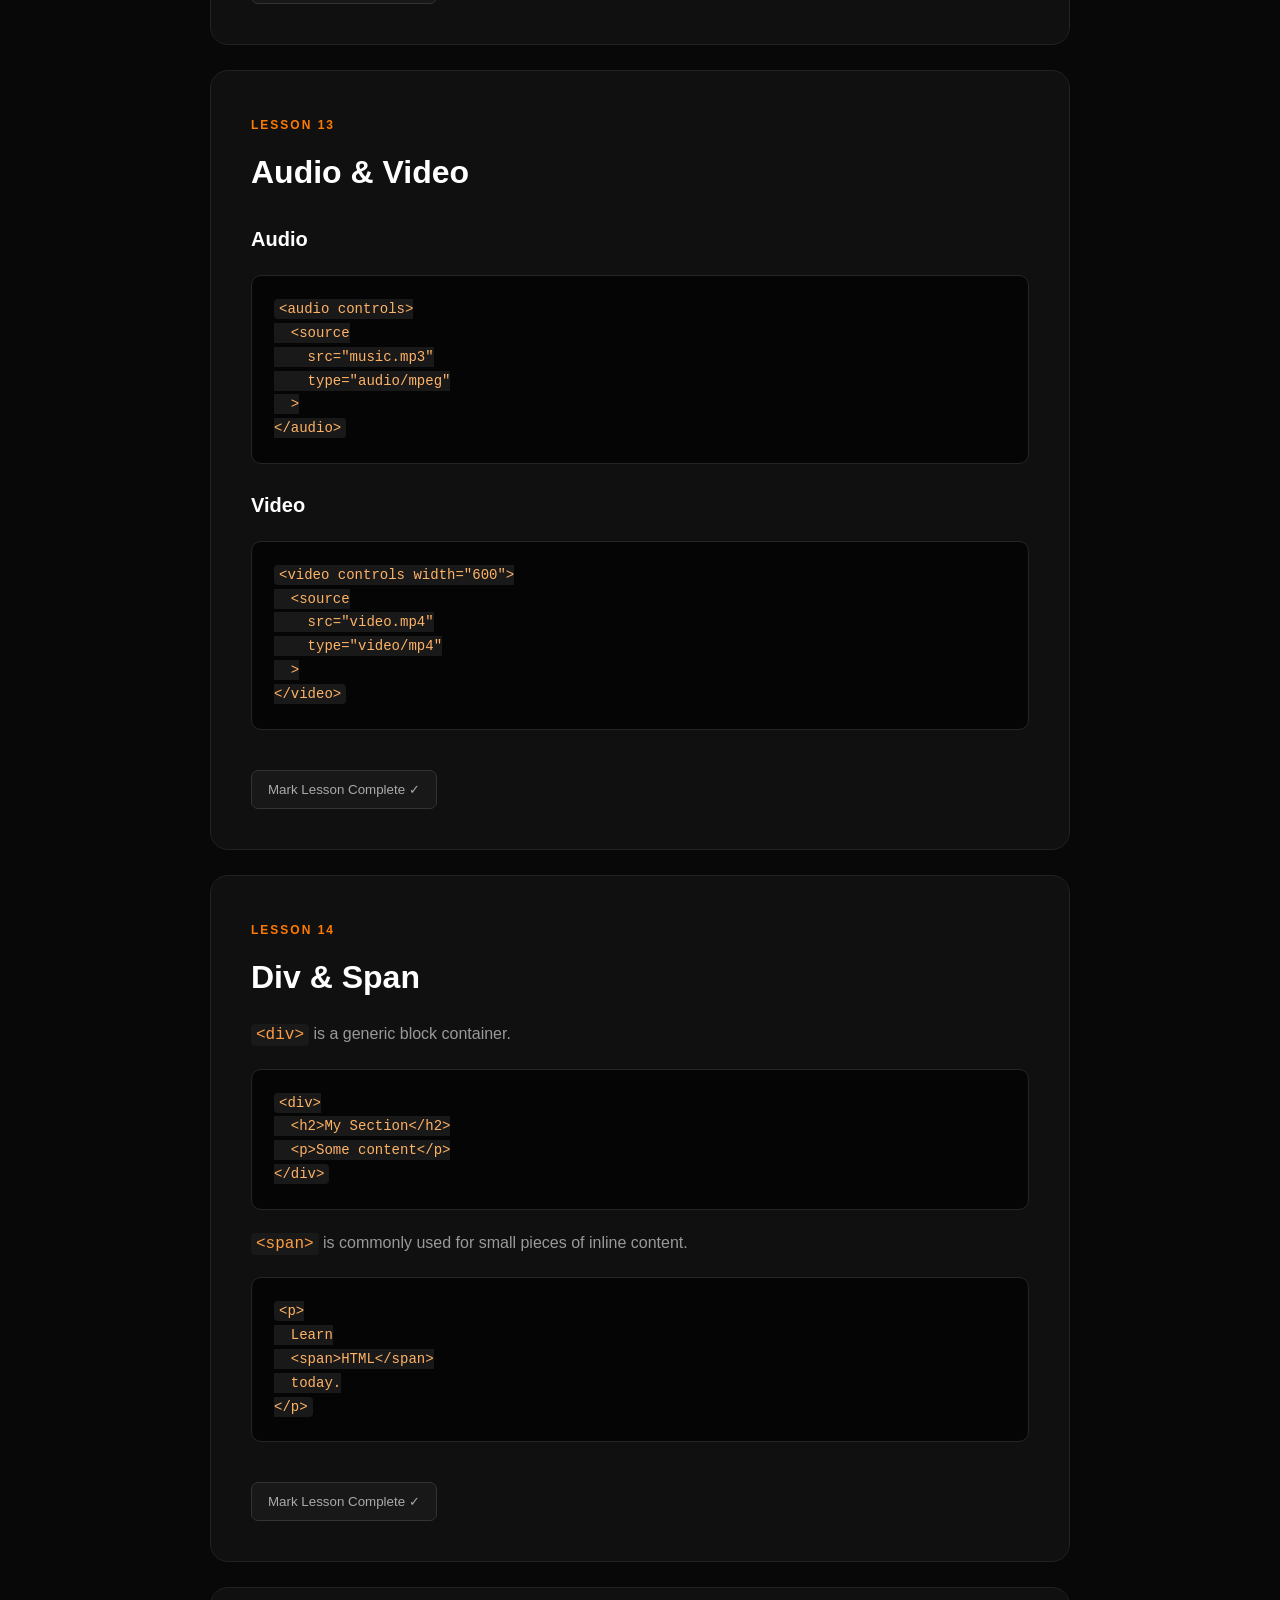
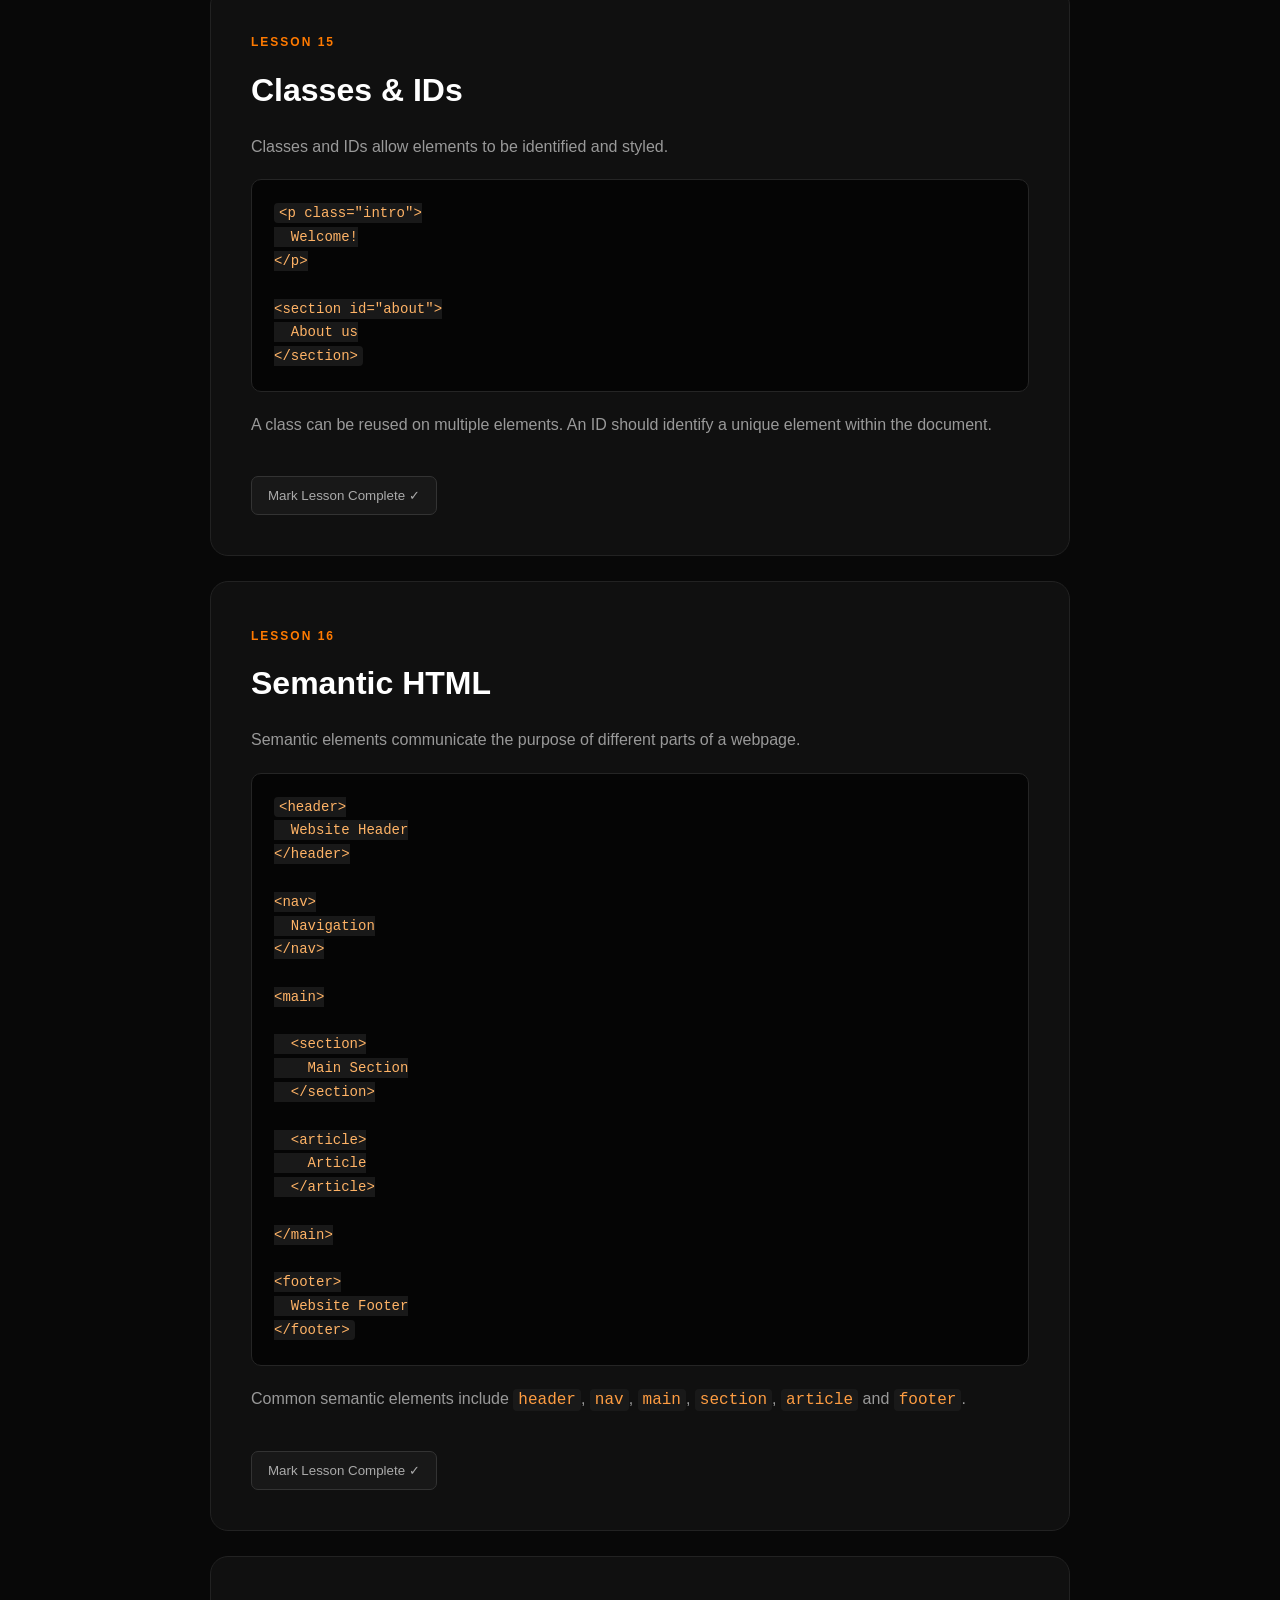
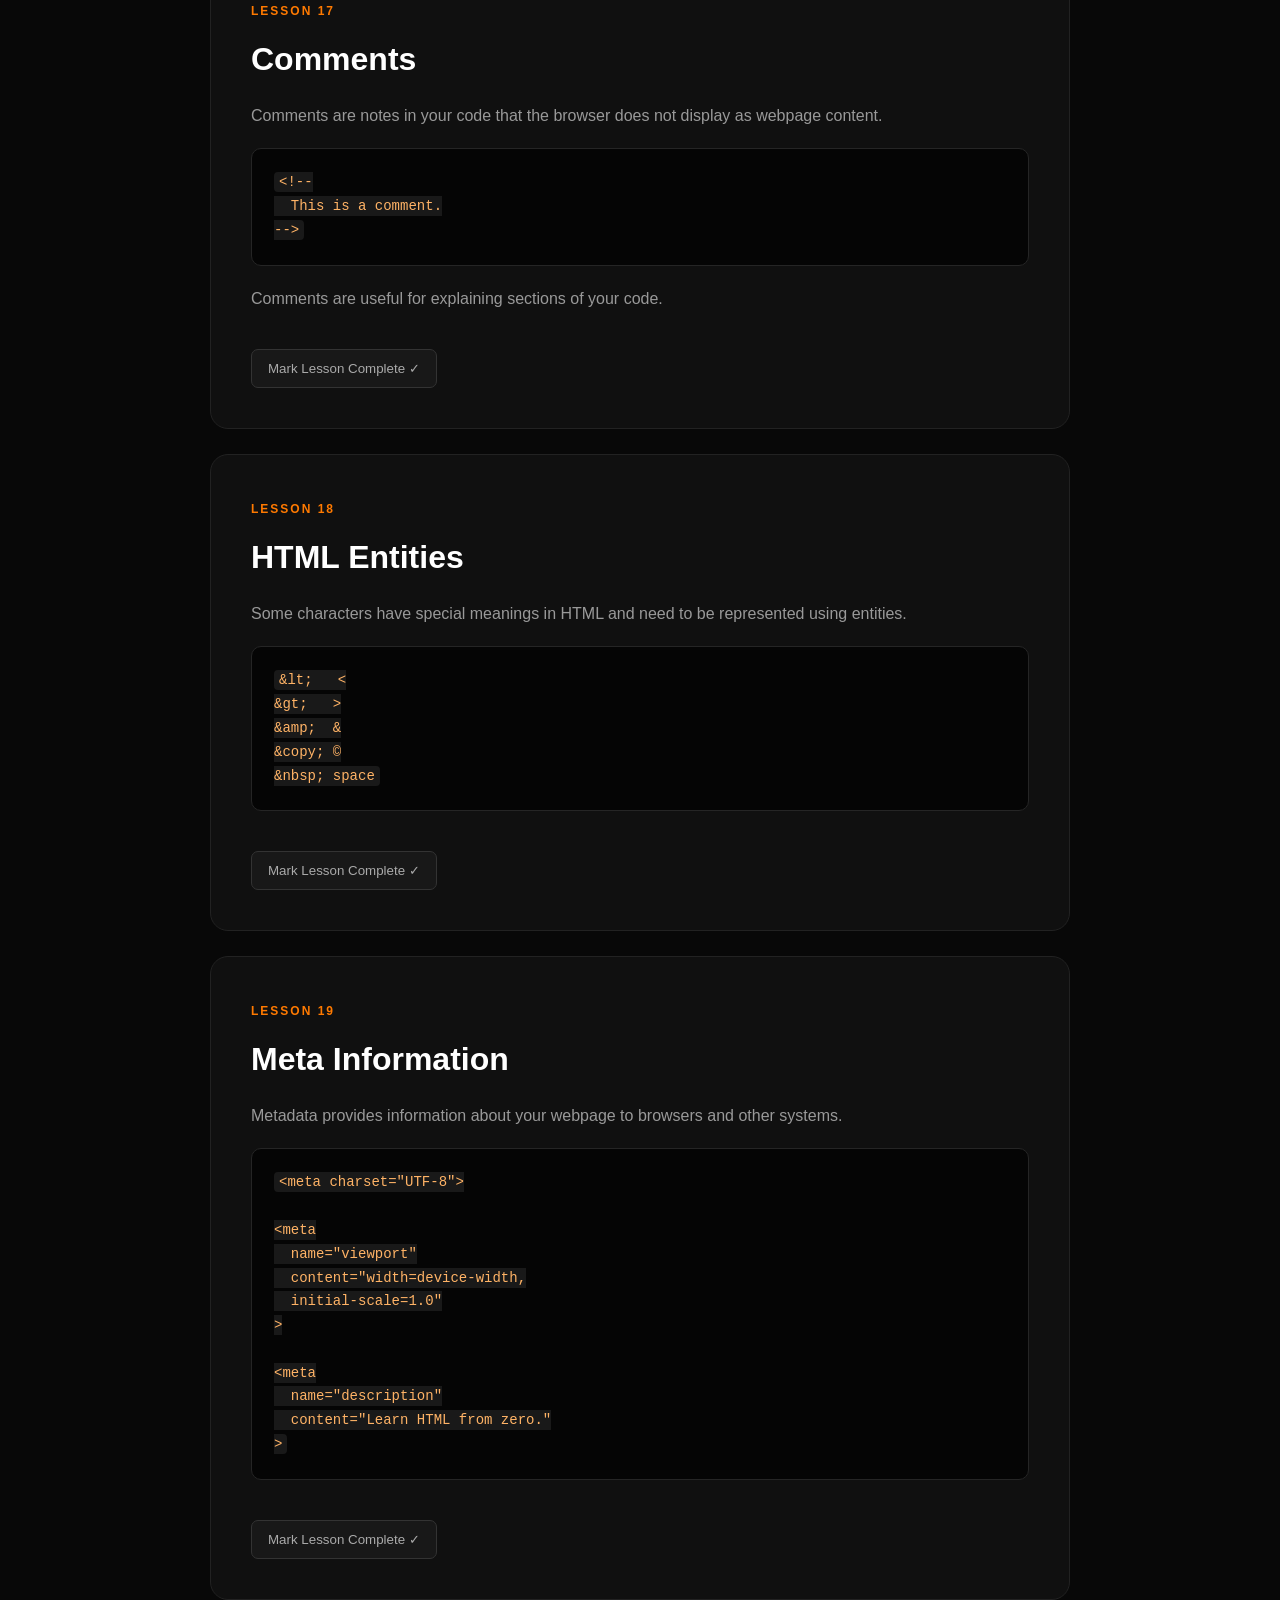
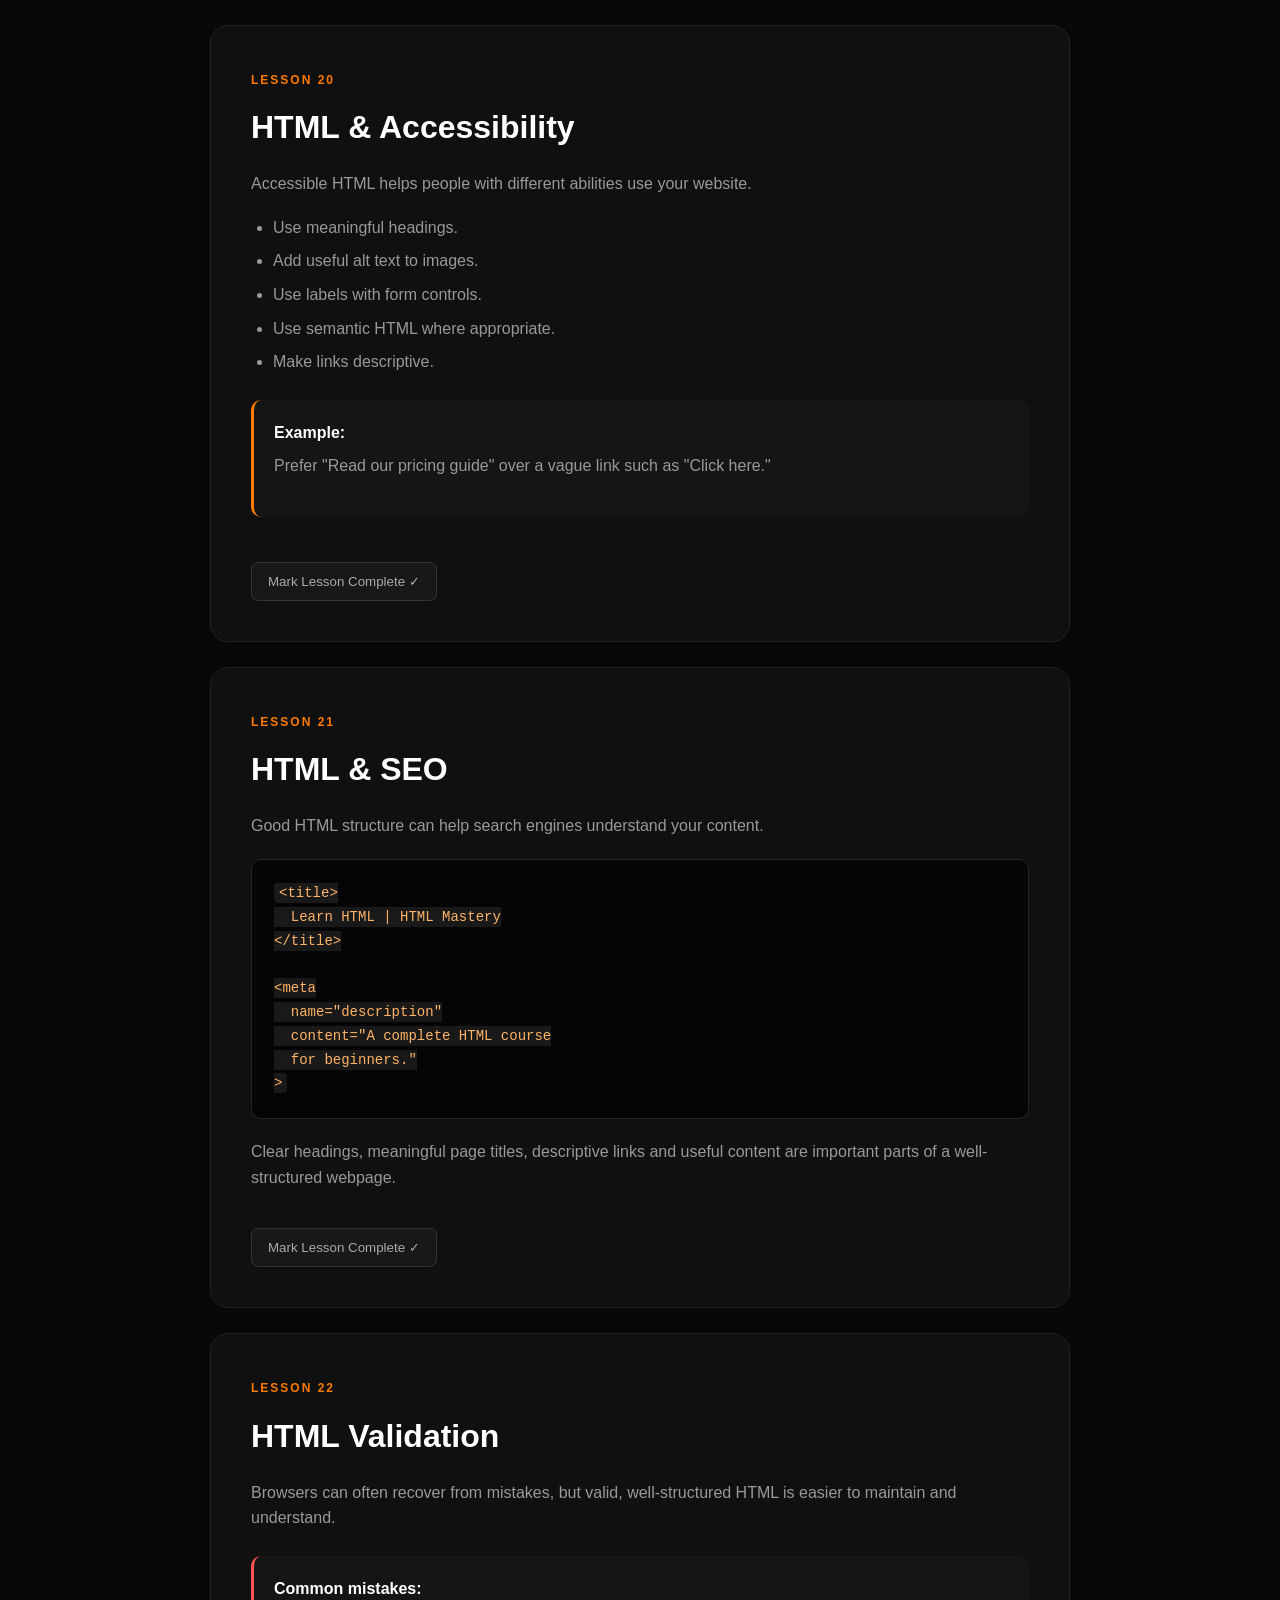
<file: lessons.html>
<!DOCTYPE html>
<html lang="en">

<head>

  <meta charset="UTF-8">

  <meta
    name="viewport"
    content="width=device-width, initial-scale=1.0"
  >

  <title>HTML Lessons | HTML Mastery</title>
  <link rel="icon" type="image/jpeg" href="tfi-logo.jpeg">

  <link rel="stylesheet" href="style.css">

</head>


<body>

  <!-- NAVIGATION -->

  <header class="navbar">

    <a href="index.html" class="brand">
        <img src="tfi-logo.jpeg" alt="The FinTech Innovators logo">

        <div>
            <strong>THE FINTECH INNOVATORS</strong>
            <span>HTML MASTERY</span>
        </div>
    </a>

    <nav>
        <a href="index.html">Home</a>
        <a href="lessons.html">Lessons</a>
        <a href="cheat-sheet.html">Cheat Sheet</a>
        <a href="quiz.html">Quiz</a>
    </nav>

</header>


  <!-- PAGE INTRO -->

  <section class="course-hero">

    <div>

      <span class="badge">
        HTML COURSE
      </span>

      <h1>
        Learn HTML<br>
        <span>From Zero.</span>
      </h1>

      <p>
        Follow these lessons in order and build
        a strong foundation in HTML.
      </p>

    </div>

  </section>


  <!-- COURSE -->

  <main class="course-container">
   <div class="progress-container">

    <div class="progress-header">
        <strong>Your Course Progress</strong>

        <span id="progress-text">
            0 / 24 Lessons Completed — 0%
        </span>
    </div>

    <div class="progress-track">
        <div id="progress-bar"></div>
    </div>

    <button class="reset-progress" onclick="resetProgress()">
        ↻ Reset Course Progress
    </button>

</div>
    <!-- 01 -->

    <article class="lesson-card">

      <span class="lesson-number">
        LESSON 01
      </span>

      <h2>What is HTML?</h2>

      <p>
        HTML stands for
        <strong>HyperText Markup Language</strong>.
        It is the standard markup language used
        to structure content on webpages.
      </p>

      <p>
        HTML tells the browser what different
        pieces of content are. For example,
        a heading is different from a paragraph,
        an image or a link.
      </p>

      <div class="concept-box">

        <strong>Think of a website like a house:</strong>

        <ul>
          <li>HTML = structure</li>
          <li>CSS = appearance</li>
          <li>JavaScript = behavior</li>
        </ul>

      </div>
      <button class="complete-lesson" onclick="completeLesson(1)">
    Mark Lesson Complete ✓
</button>

    </article>


    <!-- 02 -->

    <article class="lesson-card">

      <span class="lesson-number">
        LESSON 02
      </span>

      <h2>HTML Document Structure</h2>

      <p>
        Every normal HTML document has a basic
        structure.
      </p>

      <pre><code>&lt;!DOCTYPE html&gt;
&lt;html lang="en"&gt;

&lt;head&gt;
  &lt;title&gt;My Website&lt;/title&gt;
&lt;/head&gt;

&lt;body&gt;

  &lt;h1&gt;Hello World&lt;/h1&gt;

&lt;/body&gt;

&lt;/html&gt;</code></pre>

      <div class="note-box">

        <strong>Important:</strong>

        <p>
          The <code>&lt;head&gt;</code> contains
          information about the document, while
          the <code>&lt;body&gt;</code> contains
          the content users see.
        </p>

      </div>
      <button class="complete-lesson" onclick="completeLesson(2)">
    Mark Lesson Complete ✓
</button>

    </article>


    <!-- 03 -->

    <article class="lesson-card">

      <span class="lesson-number">
        LESSON 03
      </span>

      <h2>Tags, Elements & Attributes</h2>

      <p>
        HTML is built using elements. Most elements
        have an opening tag and closing tag.
      </p>

      <pre><code>&lt;p&gt;Hello World&lt;/p&gt;</code></pre>

      <p>
        Here, <code>&lt;p&gt;</code> is the opening
        tag and <code>&lt;/p&gt;</code> is the
        closing tag.
      </p>

      <p>
        Attributes provide additional information.
      </p>

      <pre><code>&lt;a href="https://example.com"&gt;
  Visit Website
&lt;/a&gt;</code></pre>

      <p>
        Here, <code>href</code> is an attribute.
      </p>
      <button class="complete-lesson" onclick="completeLesson(3)">
    Mark Lesson Complete ✓
</button>

    </article>


    <!-- 04 -->

    <article class="lesson-card">

      <span class="lesson-number">
        LESSON 04
      </span>

      <h2>Headings</h2>

      <p>
        HTML has six heading levels,
        from <code>&lt;h1&gt;</code> to
        <code>&lt;h6&gt;</code>.
      </p>

      <pre><code>&lt;h1&gt;Main Heading&lt;/h1&gt;
&lt;h2&gt;Section Heading&lt;/h2&gt;
&lt;h3&gt;Subsection&lt;/h3&gt;
&lt;h4&gt;Smaller Heading&lt;/h4&gt;
&lt;h5&gt;Smaller Heading&lt;/h5&gt;
&lt;h6&gt;Smallest Heading&lt;/h6&gt;</code></pre>

      <div class="note-box">

        <strong>Best practice:</strong>

        <p>
          Use headings to create a logical content
          hierarchy rather than simply choosing a
          heading because it looks bigger.
        </p>

      </div>
      <button class="complete-lesson" onclick="completeLesson(4)">
    Mark Lesson Complete ✓
</button>

    </article>


    <!-- 05 -->

    <article class="lesson-card">

      <span class="lesson-number">
        LESSON 05
      </span>

      <h2>Paragraphs & Text</h2>

      <pre><code>&lt;p&gt;
  HTML is used to structure webpages.
&lt;/p&gt;</code></pre>

      <p>
        You can also emphasize text using semantic
        elements.
      </p>

      <pre><code>&lt;strong&gt;Important text&lt;/strong&gt;

&lt;em&gt;Emphasized text&lt;/em&gt;

&lt;mark&gt;Highlighted text&lt;/mark&gt;</code></pre>
<button class="complete-lesson" onclick="completeLesson(5)">
    Mark Lesson Complete ✓
</button>

    </article>


    <!-- 06 -->

    <article class="lesson-card">

      <span class="lesson-number">
        LESSON 06
      </span>

      <h2>Links</h2>

      <p>
        The anchor element creates hyperlinks.
      </p>

      <pre><code>&lt;a href="https://example.com"&gt;
  Visit Example
&lt;/a&gt;</code></pre>

      <p>
        You can also link to another page in your
        own website.
      </p>

      <pre><code>&lt;a href="about.html"&gt;
  About Us
&lt;/a&gt;</code></pre>

      <p>
        To open a link in a new tab:
      </p>

      <pre><code>&lt;a
  href="https://example.com"
  target="_blank"
  rel="noopener"
&gt;
  Open Website
&lt;/a&gt;</code></pre>
<button class="complete-lesson" onclick="completeLesson(6)">
    Mark Lesson Complete ✓
</button>

    </article>


    <!-- 07 -->

    <article class="lesson-card">

      <span class="lesson-number">
        LESSON 07
      </span>

      <h2>Images</h2>

      <p>
        Images are added using the
        <code>&lt;img&gt;</code> element.
      </p>

      <pre><code>&lt;img
  src="photo.jpg"
  alt="A person standing outside"
&gt;</code></pre>

      <div class="warning-box">

        <strong>⚠️ Don't forget alt text.</strong>

        <p>
          The <code>alt</code> attribute provides
          a text alternative for an image.
        </p>

      </div>
<button class="complete-lesson" onclick="completeLesson(7)">
    Mark Lesson Complete ✓
</button>
    </article>


    <!-- 08 -->

    <article class="lesson-card">

      <span class="lesson-number">
        LESSON 08
      </span>

      <h2>Lists</h2>

      <h3>Unordered list</h3>

      <pre><code>&lt;ul&gt;
  &lt;li&gt;HTML&lt;/li&gt;
  &lt;li&gt;CSS&lt;/li&gt;
  &lt;li&gt;JavaScript&lt;/li&gt;
&lt;/ul&gt;</code></pre>

      <h3>Ordered list</h3>

      <pre><code>&lt;ol&gt;
  &lt;li&gt;Learn HTML&lt;/li&gt;
  &lt;li&gt;Learn CSS&lt;/li&gt;
  &lt;li&gt;Learn JavaScript&lt;/li&gt;
&lt;/ol&gt;</code></pre>
<button class="complete-lesson" onclick="completeLesson(8)">
    Mark Lesson Complete ✓
</button>
    </article>


    <!-- 09 -->

    <article class="lesson-card">

      <span class="lesson-number">
        LESSON 09
      </span>

      <h2>Tables</h2>

      <p>
        Tables are used for tabular data.
      </p>

      <pre><code>&lt;table&gt;

  &lt;tr&gt;
    &lt;th&gt;Name&lt;/th&gt;
    &lt;th&gt;Age&lt;/th&gt;
  &lt;/tr&gt;

  &lt;tr&gt;
    &lt;td&gt;John&lt;/td&gt;
    &lt;td&gt;25&lt;/td&gt;
  &lt;/tr&gt;

&lt;/table&gt;</code></pre>

      <p>
        <code>&lt;tr&gt;</code> creates a row,
        <code>&lt;th&gt;</code> creates a header
        cell and <code>&lt;td&gt;</code> creates
        a data cell.
      </p>
<button class="complete-lesson" onclick="completeLesson(9)">
    Mark Lesson Complete ✓
</button>
    </article>


    <!-- 10 -->

    <article class="lesson-card">

      <span class="lesson-number">
        LESSON 10
      </span>

      <h2>Forms</h2>

      <p>
        Forms allow users to submit information.
      </p>

      <pre><code>&lt;form&gt;

  &lt;label&gt;Name&lt;/label&gt;

  &lt;input
    type="text"
    placeholder="Enter your name"
  &gt;

  &lt;button type="submit"&gt;
    Submit
  &lt;/button&gt;

&lt;/form&gt;</code></pre>
<button class="complete-lesson" onclick="completeLesson(10)">
    Mark Lesson Complete ✓
</button>
    </article>


    <!-- 11 -->

    <article class="lesson-card">

      <span class="lesson-number">
        LESSON 11
      </span>

      <h2>Input Types</h2>

      <p>
        HTML provides different input types
        for different kinds of data.
      </p>

      <pre><code>&lt;input type="text"&gt;

&lt;input type="email"&gt;

&lt;input type="password"&gt;

&lt;input type="number"&gt;

&lt;input type="date"&gt;

&lt;input type="checkbox"&gt;

&lt;input type="radio"&gt;

&lt;input type="file"&gt;

&lt;input type="submit"&gt;</code></pre>
<button class="complete-lesson" onclick="completeLesson(11)">
    Mark Lesson Complete ✓
</button>
    </article>


    <!-- 12 -->

    <article class="lesson-card">

      <span class="lesson-number">
        LESSON 12
      </span>

      <h2>Labels & Form Accessibility</h2>

      <p>
        Labels tell users what an input field is for.
        They also help assistive technologies.
      </p>

      <pre><code>&lt;label for="email"&gt;
  Email Address
&lt;/label&gt;

&lt;input
  id="email"
  type="email"
&gt;</code></pre>

      <div class="note-box">

        <strong>Remember:</strong>

        <p>
          The label's <code>for</code> value should
          match the input's <code>id</code>.
        </p>

      </div>
<button class="complete-lesson" onclick="completeLesson(12)">
    Mark Lesson Complete ✓
</button>
    </article>


    <!-- 13 -->

    <article class="lesson-card">

      <span class="lesson-number">
        LESSON 13
      </span>

      <h2>Audio & Video</h2>

      <h3>Audio</h3>

      <pre><code>&lt;audio controls&gt;
  &lt;source
    src="music.mp3"
    type="audio/mpeg"
  &gt;
&lt;/audio&gt;</code></pre>

      <h3>Video</h3>

      <pre><code>&lt;video controls width="600"&gt;
  &lt;source
    src="video.mp4"
    type="video/mp4"
  &gt;
&lt;/video&gt;</code></pre>
<button class="complete-lesson" onclick="completeLesson(13)">
    Mark Lesson Complete ✓
</button>
    </article>


    <!-- 14 -->

    <article class="lesson-card">

      <span class="lesson-number">
        LESSON 14
      </span>

      <h2>Div & Span</h2>

      <p>
        <code>&lt;div&gt;</code> is a generic block
        container.
      </p>

      <pre><code>&lt;div&gt;
  &lt;h2&gt;My Section&lt;/h2&gt;
  &lt;p&gt;Some content&lt;/p&gt;
&lt;/div&gt;</code></pre>

      <p>
        <code>&lt;span&gt;</code> is commonly used
        for small pieces of inline content.
      </p>

      <pre><code>&lt;p&gt;
  Learn
  &lt;span&gt;HTML&lt;/span&gt;
  today.
&lt;/p&gt;</code></pre>
<button class="complete-lesson" onclick="completeLesson(14)">
    Mark Lesson Complete ✓
</button>
    </article>


    <!-- 15 -->

    <article class="lesson-card">

      <span class="lesson-number">
        LESSON 15
      </span>

      <h2>Classes & IDs</h2>

      <p>
        Classes and IDs allow elements to be
        identified and styled.
      </p>

      <pre><code>&lt;p class="intro"&gt;
  Welcome!
&lt;/p&gt;

&lt;section id="about"&gt;
  About us
&lt;/section&gt;</code></pre>

      <p>
        A class can be reused on multiple elements.
        An ID should identify a unique element
        within the document.
      </p>
<button class="complete-lesson" onclick="completeLesson(15)">
    Mark Lesson Complete ✓
</button>
    </article>


    <!-- 16 -->

    <article class="lesson-card">

      <span class="lesson-number">
        LESSON 16
      </span>

      <h2>Semantic HTML</h2>

      <p>
        Semantic elements communicate the purpose
        of different parts of a webpage.
      </p>

      <pre><code>&lt;header&gt;
  Website Header
&lt;/header&gt;

&lt;nav&gt;
  Navigation
&lt;/nav&gt;

&lt;main&gt;

  &lt;section&gt;
    Main Section
  &lt;/section&gt;

  &lt;article&gt;
    Article
  &lt;/article&gt;

&lt;/main&gt;

&lt;footer&gt;
  Website Footer
&lt;/footer&gt;</code></pre>

      <p>
        Common semantic elements include
        <code>header</code>, <code>nav</code>,
        <code>main</code>, <code>section</code>,
        <code>article</code> and <code>footer</code>.
      </p>
<button class="complete-lesson" onclick="completeLesson(16)">
    Mark Lesson Complete ✓
</button>
    </article>


    <!-- 17 -->

    <article class="lesson-card">

      <span class="lesson-number">
        LESSON 17
      </span>

      <h2>Comments</h2>

      <p>
        Comments are notes in your code that the
        browser does not display as webpage content.
      </p>

      <pre><code>&lt;!--
  This is a comment.
--&gt;</code></pre>

      <p>
        Comments are useful for explaining sections
        of your code.
      </p>
<button class="complete-lesson" onclick="completeLesson(17)">
    Mark Lesson Complete ✓
</button>
    </article>


    <!-- 18 -->

    <article class="lesson-card">

      <span class="lesson-number">
        LESSON 18
      </span>

      <h2>HTML Entities</h2>

      <p>
        Some characters have special meanings in
        HTML and need to be represented using
        entities.
      </p>

      <pre><code>&amp;lt;   &lt;
&amp;gt;   &gt;
&amp;amp;  &amp;
&amp;copy; ©
&amp;nbsp; space</code></pre>
<button class="complete-lesson" onclick="completeLesson(18)">
    Mark Lesson Complete ✓
</button>
    </article>


    <!-- 19 -->

    <article class="lesson-card">

      <span class="lesson-number">
        LESSON 19
      </span>

      <h2>Meta Information</h2>

      <p>
        Metadata provides information about your
        webpage to browsers and other systems.
      </p>

      <pre><code>&lt;meta charset="UTF-8"&gt;

&lt;meta
  name="viewport"
  content="width=device-width,
  initial-scale=1.0"
&gt;

&lt;meta
  name="description"
  content="Learn HTML from zero."
&gt;</code></pre>
<button class="complete-lesson" onclick="completeLesson(19)">
    Mark Lesson Complete ✓
</button>
    </article>


    <!-- 20 -->

    <article class="lesson-card">

      <span class="lesson-number">
        LESSON 20
      </span>

      <h2>HTML & Accessibility</h2>

      <p>
        Accessible HTML helps people with different
        abilities use your website.
      </p>

      <ul>
        <li>Use meaningful headings.</li>
        <li>Add useful alt text to images.</li>
        <li>Use labels with form controls.</li>
        <li>Use semantic HTML where appropriate.</li>
        <li>Make links descriptive.</li>
      </ul>

      <div class="note-box">

        <strong>Example:</strong>

        <p>
          Prefer "Read our pricing guide" over a
          vague link such as "Click here."
        </p>

      </div>
<button class="complete-lesson" onclick="completeLesson(20)">
    Mark Lesson Complete ✓
</button>
    </article>


    <!-- 21 -->

    <article class="lesson-card">

      <span class="lesson-number">
        LESSON 21
      </span>

      <h2>HTML & SEO</h2>

      <p>
        Good HTML structure can help search engines
        understand your content.
      </p>

      <pre><code>&lt;title&gt;
  Learn HTML | HTML Mastery
&lt;/title&gt;

&lt;meta
  name="description"
  content="A complete HTML course
  for beginners."
&gt;</code></pre>

      <p>
        Clear headings, meaningful page titles,
        descriptive links and useful content
        are important parts of a well-structured
        webpage.
      </p>
<button class="complete-lesson" onclick="completeLesson(21)">
    Mark Lesson Complete ✓
</button>
    </article>


    <!-- 22 -->

    <article class="lesson-card">

      <span class="lesson-number">
        LESSON 22
      </span>

      <h2>HTML Validation</h2>

      <p>
        Browsers can often recover from mistakes,
        but valid, well-structured HTML is easier
        to maintain and understand.
      </p>

      <div class="warning-box">

        <strong>Common mistakes:</strong>

        <ul>
          <li>Forgetting closing tags.</li>
          <li>Incorrect nesting.</li>
          <li>Missing quotation marks.</li>
          <li>Missing alt text.</li>
          <li>Using inappropriate elements.</li>
        </ul>

      </div>
<button class="complete-lesson" onclick="completeLesson(22)">
    Mark Lesson Complete ✓
</button>
    </article>


    <!-- 23 -->

    <article class="lesson-card">

      <span class="lesson-number">
        LESSON 23
      </span>

      <h2>HTML + CSS + JavaScript</h2>

      <p>
        Modern webpages commonly use three
        technologies together.
      </p>

      <div class="three-column">

        <div>
          <strong>HTML</strong>
          <p>Structure</p>
        </div>

        <div>
          <strong>CSS</strong>
          <p>Presentation</p>
        </div>

        <div>
          <strong>JavaScript</strong>
          <p>Behavior</p>
        </div>

      </div>

      <pre><code>&lt;h1&gt;Hello World&lt;/h1&gt;

&lt;style&gt;
  h1 {
    color: orange;
  }
&lt;/style&gt;

&lt;script&gt;
  console.log("Hello!");
&lt;/script&gt;</code></pre>
<button class="complete-lesson" onclick="completeLesson(23)">
    Mark Lesson Complete ✓
</button>
    </article>


    <!-- 24 -->

    <article class="lesson-card">

      <span class="lesson-number">
        LESSON 24
      </span>

      <h2>Build a Complete Webpage</h2>

      <p>
        Now combine what you've learned.
      </p>

      <pre><code>&lt;!DOCTYPE html&gt;

&lt;html lang="en"&gt;

&lt;head&gt;

  &lt;meta charset="UTF-8"&gt;

  &lt;title&gt;
    My Website
  &lt;/title&gt;

&lt;/head&gt;

&lt;body&gt;

  &lt;header&gt;

    &lt;h1&gt;
      My Website
    &lt;/h1&gt;

    &lt;nav&gt;

      &lt;a href="#"&gt;
        Home
      &lt;/a&gt;

      &lt;a href="#"&gt;
        About
      &lt;/a&gt;

    &lt;/nav&gt;

  &lt;/header&gt;


  &lt;main&gt;

    &lt;section&gt;

      &lt;h2&gt;
        Welcome
      &lt;/h2&gt;

      &lt;p&gt;
        This is my first website.
      &lt;/p&gt;

      &lt;img
        src="photo.jpg"
        alt="My photo"
      &gt;

    &lt;/section&gt;

  &lt;/main&gt;


  &lt;footer&gt;

    &lt;p&gt;
      © 2026 My Website
    &lt;/p&gt;

  &lt;/footer&gt;

&lt;/body&gt;

&lt;/html&gt;</code></pre>
<button class="complete-lesson" onclick="completeLesson(24)">
    Mark Lesson Complete ✓
</button>
    </article>


    <!-- FINAL -->

    <article class="lesson-card final-lesson">

      <span class="lesson-number">
        YOU MADE IT 🎉
      </span>

      <h2>What's Next?</h2>

      <p>
        You now understand the core concepts
        needed to start building webpages with HTML.
      </p>

      <div class="next-steps">

        <div>
          <strong>01</strong>
          <span>Practice HTML</span>
        </div>

        <div>
          <strong>02</strong>
          <span>Learn CSS</span>
        </div>

        <div>
          <strong>03</strong>
          <span>Learn JavaScript</span>
        </div>

        <div>
          <strong>04</strong>
          <span>Build Projects</span>
        </div>

      </div>

      <a
        href="cheat-sheet.html"
        class="btn primary"
      >
        Open HTML Cheat Sheet →
      </a>

    </article>


  </main>


   <footer class="site-footer">

    <div class="footer-brand">
        <img src="tfi-logo.jpeg" alt="The FinTech Innovators logo">

        <div>
            <strong>THE FINTECH INNOVATORS</strong>
            <span>HTML MASTERY</span>
        </div>
    </div>

    <p>Learn. Build. Innovate.</p>

    <div class="footer-links">
        <a href="index.html">Home</a>
        <a href="lessons.html">Lessons</a>
        <a href="cheat-sheet.html">Cheat Sheet</a>
        <a href="quiz.html">Quiz</a>
    </div>

    <p class="copyright">
        © 2026 The FinTech Innovators. All rights reserved.
    </p>

</footer>



  <script src="script.js"></script>

</body>

</html>
</file>
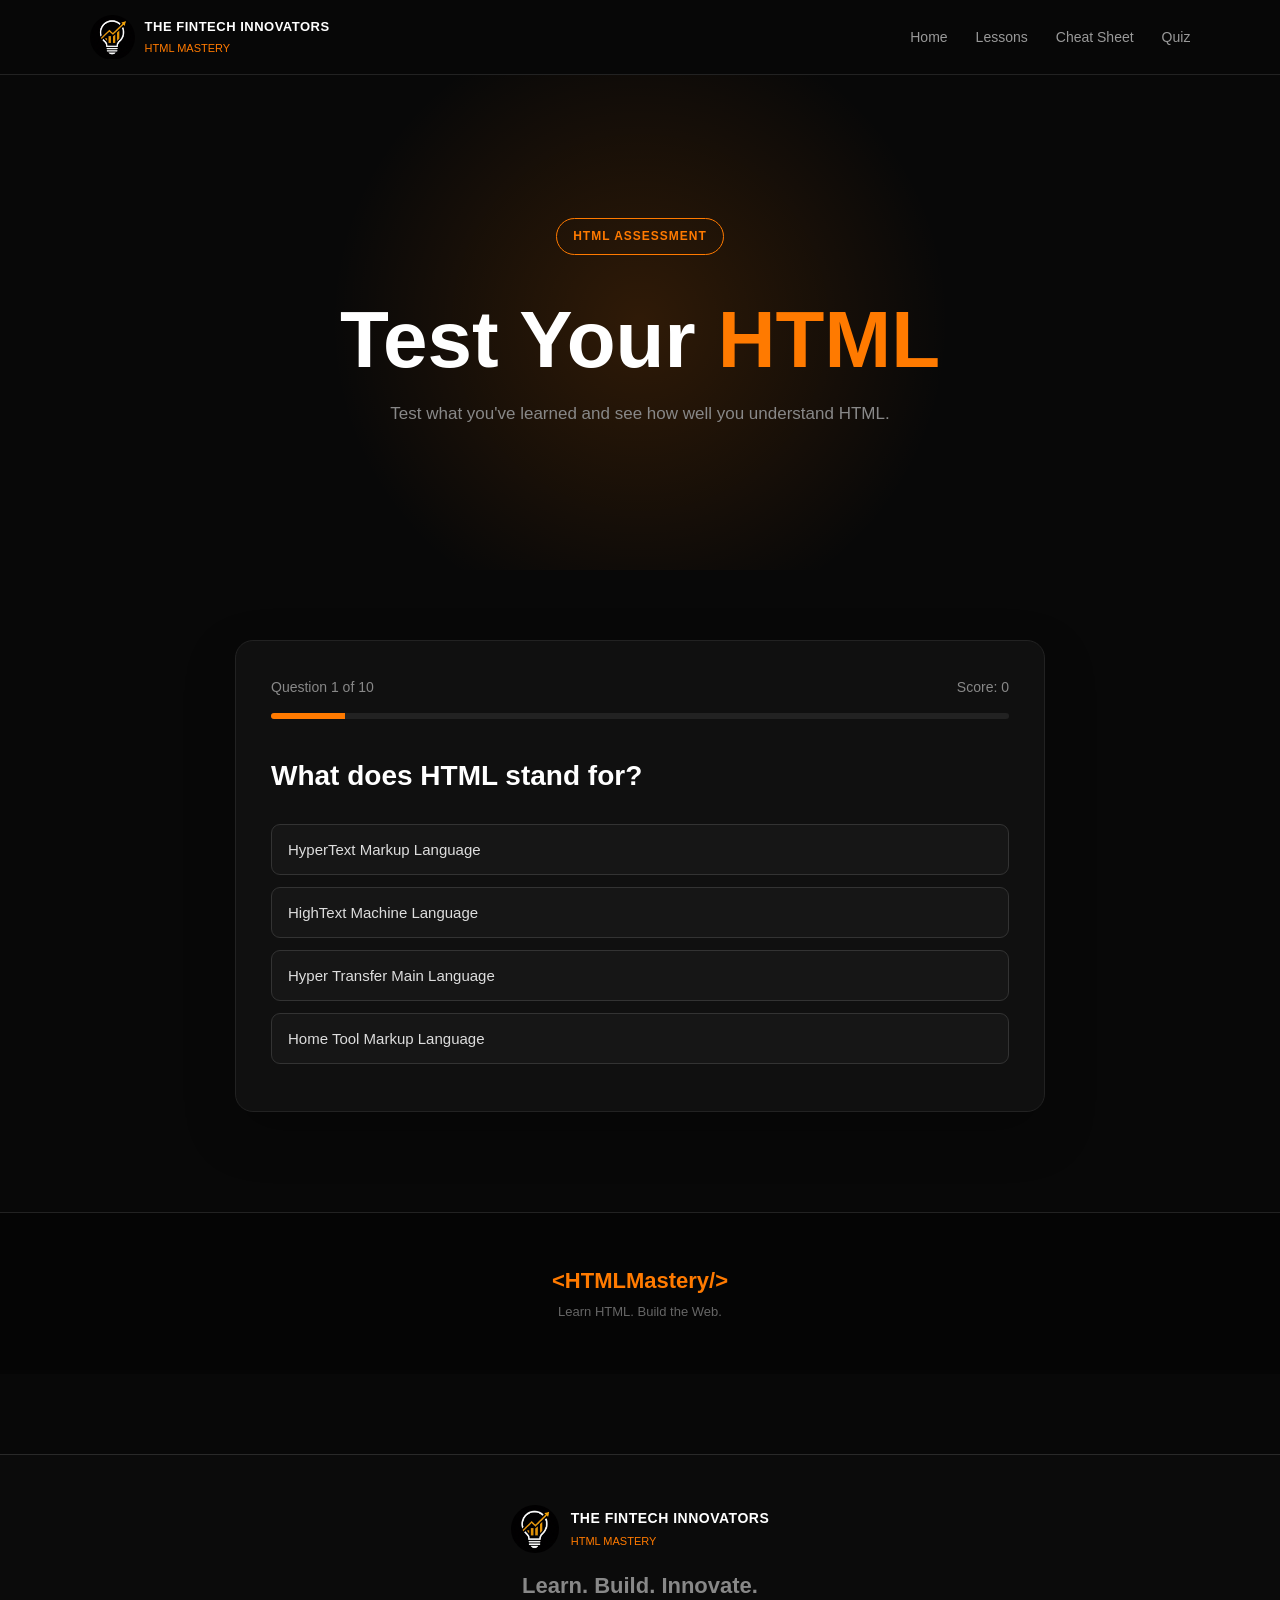
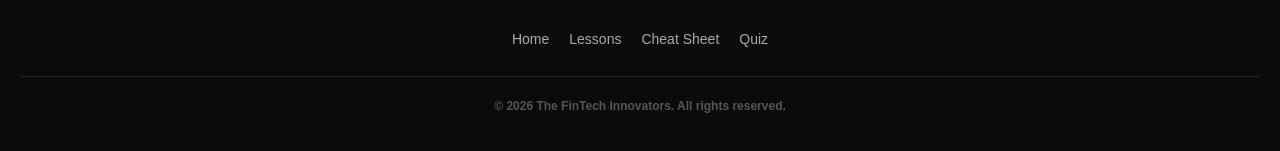
<file: quiz.html>
<!DOCTYPE html>
<html lang="en">

<head>

  <meta charset="UTF-8">

  <meta
    name="viewport"
    content="width=device-width, initial-scale=1.0"
  >

  <title>HTML Quiz | HTML Mastery</title>
  <link rel="icon" type="image/jpeg" href="tfi-logo.jpeg">

  <link rel="stylesheet" href="style.css">

</head>


<body>

  <!-- NAVIGATION -->

  <header class="navbar">

    <a href="index.html" class="brand">
        <img src="tfi-logo.jpeg" alt="The FinTech Innovators logo">

        <div>
            <strong>THE FINTECH INNOVATORS</strong>
            <span>HTML MASTERY</span>
        </div>
    </a>

    <nav>
        <a href="index.html">Home</a>
        <a href="lessons.html">Lessons</a>
        <a href="cheat-sheet.html">Cheat Sheet</a>
        <a href="quiz.html">Quiz</a>
    </nav>

</header>


  <!-- QUIZ INTRO -->

  <section class="course-hero">

    <div>

      <span class="badge">
        HTML ASSESSMENT
      </span>

      <h1>
        Test Your <span>HTML</span>
      </h1>

      <p>
        Test what you've learned and see how
        well you understand HTML.
      </p>

    </div>

  </section>


  <!-- QUIZ -->

  <main class="quiz-container">

    <div class="quiz-card">


      <!-- PROGRESS -->

      <div class="quiz-top">

        <span id="questionNumber">
          Question 1 of 10
        </span>

        <span id="scoreDisplay">
          Score: 0
        </span>

      </div>


      <div class="progress-bar">

        <div
          id="progress"
          class="progress"
        ></div>

      </div>


      <!-- QUESTION -->

      <h2 id="question">
        Question goes here
      </h2>


      <!-- ANSWERS -->

      <div id="answers"></div>


      <!-- FEEDBACK -->

      <p id="feedback"></p>


      <!-- NEXT -->

      <button
        id="nextButton"
        class="quiz-next"
        style="display:none;"
      >
        Next Question →
      </button>


    </div>


    <!-- RESULT -->

    <div
      id="resultCard"
      class="result-card"
      style="display:none;"
    >

      <span class="badge">
        QUIZ COMPLETE
      </span>

      <h2>
        Your HTML Score
      </h2>

      <div
        id="finalScore"
        class="final-score"
      >
        0%
      </div>

      <p id="resultMessage"></p>

      <button
        onclick="restartQuiz()"
        class="btn primary"
      >
        Try Again
      </button>

      <a
        href="lessons.html"
        class="btn secondary"
      >
        Review Lessons
      </a>

    </div>

  </main>


  <!-- FOOTER -->

  <footer>

    <p>
      &lt;HTMLMastery/&gt;
    </p>

    <span>
      Learn HTML. Build the Web.
    </span>

  </footer>


  <script>

    const questions = [

      {
        question:
          "What does HTML stand for?",

        answers: [
          "HyperText Markup Language",
          "HighText Machine Language",
          "Hyper Transfer Main Language",
          "Home Tool Markup Language"
        ],

        correct: 0
      },


      {
        question:
          "Which tag creates the largest heading?",

        answers: [
          "<heading>",
          "<h6>",
          "<h1>",
          "<head>"
        ],

        correct: 2
      },


      {
        question:
          "Which HTML element creates a paragraph?",

        answers: [
          "<text>",
          "<p>",
          "<paragraph>",
          "<para>"
        ],

        correct: 1
      },


      {
        question:
          "Which attribute specifies the destination of a link?",

        answers: [
          "src",
          "link",
          "href",
          "url"
        ],

        correct: 2
      },


      {
        question:
          "Which element is used to display an image?",

        answers: [
          "<picture>",
          "<image>",
          "<img>",
          "<photo>"
        ],

        correct: 2
      },


      {
        question:
          "Which element creates an unordered list?",

        answers: [
          "<ol>",
          "<list>",
          "<ul>",
          "<li>"
        ],

        correct: 2
      },


      {
        question:
          "Which element creates a clickable button?",

        answers: [
          "<click>",
          "<button>",
          "<btn>",
          "<input-button>"
        ],

        correct: 1
      },


      {
        question:
          "Which element is used to collect user input?",

        answers: [
          "<form>",
          "<inputbox>",
          "<collect>",
          "<data>"
        ],

        correct: 0
      },


      {
        question:
          "Which element represents the main content of a page?",

        answers: [
          "<content>",
          "<body>",
          "<main>",
          "<primary>"
        ],

        correct: 2
      },


      {
        question:
          "What is CSS mainly used for?",

        answers: [
          "Creating databases",
          "Styling webpages",
          "Creating HTML structure",
          "Connecting to the internet"
        ],

        correct: 1
      }

    ];


    let currentQuestion = 0;

    let score = 0;


    const questionElement =
      document.getElementById("question");

    const answersElement =
      document.getElementById("answers");

    const nextButton =
      document.getElementById("nextButton");

    const feedback =
      document.getElementById("feedback");

    const questionNumber =
      document.getElementById("questionNumber");

    const scoreDisplay =
      document.getElementById("scoreDisplay");

    const progress =
      document.getElementById("progress");

    const quizCard =
      document.querySelector(".quiz-card");

    const resultCard =
      document.getElementById("resultCard");



    function showQuestion() {

      const current =
        questions[currentQuestion];


      questionElement.textContent =
        current.question;


      questionNumber.textContent =
        "Question " +
        (currentQuestion + 1) +
        " of " +
        questions.length;


      scoreDisplay.textContent =
        "Score: " + score;


      progress.style.width =
        ((currentQuestion + 1) /
        questions.length * 100) + "%";


      answersElement.innerHTML = "";

      feedback.textContent = "";

      nextButton.style.display =
        "none";


      current.answers.forEach(
        function(answer, index) {

          const button =
            document.createElement("button");


          button.className =
            "answer-button";


          button.textContent =
            answer;


          button.addEventListener(
            "click",
            function() {

              selectAnswer(
                index,
                button
              );

            }
          );


          answersElement.appendChild(
            button
          );

        }
      );

    }



    function selectAnswer(
      selected,
      selectedButton
    ) {

      const current =
        questions[currentQuestion];


      const allButtons =
        document.querySelectorAll(
          ".answer-button"
        );


      allButtons.forEach(
        function(button) {

          button.disabled = true;

        }
      );


      if (
        selected === current.correct
      ) {

        score++;

        selectedButton.classList.add(
          "correct"
        );

        feedback.textContent =
          "✓ Correct!";

        feedback.className =
          "correct-text";

      } else {

        selectedButton.classList.add(
          "wrong"
        );

        allButtons[
          current.correct
        ].classList.add(
          "correct"
        );

        feedback.textContent =
          "✗ Not quite. The correct answer is: " +
          current.answers[current.correct];

        feedback.className =
          "wrong-text";

      }


      scoreDisplay.textContent =
        "Score: " + score;


      nextButton.style.display =
        "block";

    }



    nextButton.addEventListener(
      "click",
      function() {

        currentQuestion++;


        if (
          currentQuestion <
          questions.length
        ) {

          showQuestion();

        } else {

          showResult();

        }

      }
    );



    function showResult() {

      quizCard.style.display =
        "none";

      resultCard.style.display =
        "block";


      const percentage =
        Math.round(
          (score / questions.length) * 100
        );


      document.getElementById(
        "finalScore"
      ).textContent =
        percentage + "%";


      const message =
        document.getElementById(
          "resultMessage"
        );


      if (percentage === 100) {

        message.textContent =
          "🔥 Perfect score! You have an excellent understanding of these HTML fundamentals.";

      }

      else if (percentage >= 80) {

        message.textContent =
          "🚀 Great work! You have a strong foundation in HTML.";

      }

      else if (percentage >= 60) {

        message.textContent =
          "👍 Good start! Review the lessons and strengthen the areas you missed.";

      }

      else {

        message.textContent =
          "📚 Keep practicing! Go through the lessons again and try the quiz again.";

      }

    }



    function restartQuiz() {

      currentQuestion = 0;

      score = 0;

      quizCard.style.display =
        "block";

      resultCard.style.display =
        "none";

      showQuestion();

    }


    showQuestion();

  </script>
 <footer class="site-footer">

    <div class="footer-brand">
        <img src="tfi-logo.jpeg" alt="The FinTech Innovators logo">

        <div>
            <strong>THE FINTECH INNOVATORS</strong>
            <span>HTML MASTERY</span>
        </div>
    </div>

    <p>Learn. Build. Innovate.</p>

    <div class="footer-links">
        <a href="index.html">Home</a>
        <a href="lessons.html">Lessons</a>
        <a href="cheat-sheet.html">Cheat Sheet</a>
        <a href="quiz.html">Quiz</a>
    </div>

    <p class="copyright">
        © 2026 The FinTech Innovators. All rights reserved.
    </p>

</footer>

</body>

</html>
</file>
<file: style.css>
* {
  margin: 0;
  padding: 0;
  box-sizing: border-box;
}

html {
  scroll-behavior: smooth;
}

body {
  font-family: Arial, Helvetica, sans-serif;
  background: #080808;
  color: #ffffff;
  line-height: 1.6;
}


/* =========================
   NAVIGATION
========================= */

.navbar {
  position: sticky;
  top: 0;
  z-index: 1000;

  height: 75px;

  display: flex;
  align-items: center;
  justify-content: space-between;

  padding: 0 7%;

  background: rgba(8, 8, 8, 0.94);

  border-bottom: 1px solid #222;

  backdrop-filter: blur(12px);
}

.logo {
  color: #ffffff;

  font-size: 22px;
  font-weight: 800;

  text-decoration: none;
}

.logo span {
  color: #ff7a00;
}

nav {
  display: flex;
  gap: 28px;
}

nav a {
  color: #999;

  text-decoration: none;

  font-size: 14px;

  transition: 0.3s;
}

nav a:hover {
  color: #ff7a00;
}


/* =========================
   HERO
========================= */

.hero {
  min-height: 90vh;

  display: flex;
  align-items: center;
  justify-content: center;

  text-align: center;

  padding: 80px 20px;

  background:
    radial-gradient(
      circle at center,
      rgba(255, 122, 0, 0.18),
      transparent 40%
    );
}

.hero-content {
  max-width: 900px;
}

.badge {
  display: inline-block;

  padding: 8px 16px;

  border: 1px solid #ff7a00;

  border-radius: 50px;

  color: #ff7a00;

  font-size: 12px;

  font-weight: bold;

  letter-spacing: 1px;

  margin-bottom: 25px;
}

.hero h1 {
  font-size: clamp(50px, 9vw, 100px);

  line-height: 0.95;

  margin-bottom: 30px;

  letter-spacing: -4px;
}

.hero h1 span {
  color: #ff7a00;
}

.hero p {
  max-width: 650px;

  margin: auto;

  color: #999;

  font-size: 18px;
}


/* =========================
   BUTTONS
========================= */

.hero-buttons {
  display: flex;

  justify-content: center;

  gap: 15px;

  margin-top: 35px;

  flex-wrap: wrap;
}

.btn {
  display: inline-block;

  padding: 14px 24px;

  border-radius: 8px;

  text-decoration: none;

  font-weight: bold;

  transition: 0.3s;
}

.primary {
  background: #ff7a00;

  color: #000;
}

.primary:hover {
  transform: translateY(-4px);

  box-shadow:
    0 10px 30px rgba(255, 122, 0, 0.3);
}

.secondary {
  border: 1px solid #333;

  color: white;

  background: #111;
}

.secondary:hover {
  border-color: #ff7a00;

  transform: translateY(-4px);
}


/* =========================
   SECTIONS
========================= */

section {
  padding: 100px 7%;
}

.section-title {
  text-align: center;

  margin-bottom: 55px;
}

.section-title span {
  color: #ff7a00;

  font-size: 12px;

  font-weight: bold;

  letter-spacing: 2px;
}

.section-title h2 {
  font-size: 42px;

  margin-top: 8px;
}


/* =========================
   FEATURE CARDS
========================= */

.feature-grid {
  max-width: 1100px;

  margin: auto;

  display: grid;

  grid-template-columns:
    repeat(auto-fit, minmax(260px, 1fr));

  gap: 20px;
}

.feature-card {
  background: #101010;

  border: 1px solid #222;

  border-radius: 16px;

  padding: 30px;

  transition: 0.35s;
}

.feature-card:hover {
  transform: translateY(-8px);

  border-color: #ff7a00;

  box-shadow:
    0 15px 40px rgba(0, 0, 0, 0.4);
}

.icon {
  font-size: 35px;

  margin-bottom: 20px;
}

.feature-card h3 {
  font-size: 21px;

  margin-bottom: 10px;
}

.feature-card p {
  color: #888;

  font-size: 15px;
}


/* =========================
   CALL TO ACTION
========================= */

.cta {
  text-align: center;

  background:
    linear-gradient(
      135deg,
      #171717,
      #0b0b0b
    );
}

.cta div {
  max-width: 700px;

  margin: auto;
}

.cta h2 {
  font-size: 45px;

  margin-bottom: 15px;
}

.cta p {
  color: #888;

  margin-bottom: 10px;
}


/* =========================
   FOOTER
========================= */

footer {
  text-align: center;

  padding: 50px 20px;

  border-top: 1px solid #222;

  background: #050505;
}

footer p {
  font-size: 22px;

  font-weight: bold;

  color: #ff7a00;
}

footer span {
  color: #666;

  font-size: 13px;
}


/* =========================
   MOBILE
========================= */

@media (max-width: 700px) {

  .navbar {
    padding: 0 5%;
  }

  nav {
    gap: 12px;
  }

  nav a {
    font-size: 12px;
  }

  .hero {
    min-height: 80vh;

    padding: 60px 20px;
  }

  .hero h1 {
    font-size: 55px;

    letter-spacing: -2px;
  }

  .hero p {
    font-size: 16px;
  }

  section {
    padding: 75px 5%;
  }

  .section-title h2 {
    font-size: 32px;
  }

  .cta h2 {
    font-size: 34px;
  }

}
/* =========================
   COURSE PAGE
========================= */

.course-hero {
  min-height: 55vh;

  display: flex;
  align-items: center;
  justify-content: center;

  text-align: center;

  padding: 80px 20px;

  background:
    radial-gradient(
      circle at center,
      rgba(255, 122, 0, 0.16),
      transparent 45%
    );
}

.course-hero h1 {
  font-size: clamp(48px, 8vw, 80px);

  line-height: 1;

  margin: 20px 0;
}

.course-hero h1 span {
  color: #ff7a00;
}

.course-hero p {
  color: #888;

  max-width: 600px;

  margin: auto;

  font-size: 17px;
}


.course-container {
  max-width: 900px;

  margin: auto;

  padding: 80px 20px;
}


.lesson-card {
  background: #101010;

  border: 1px solid #222;

  border-radius: 18px;

  padding: 40px;

  margin-bottom: 25px;

  transition: 0.3s;
}

.lesson-card:hover {
  border-color: #333;
}


.lesson-number {
  display: inline-block;

  color: #ff7a00;

  font-size: 12px;

  font-weight: bold;

  letter-spacing: 2px;

  margin-bottom: 12px;
}


.lesson-card h2 {
  font-size: 32px;

  margin-bottom: 18px;
}

.lesson-card h3 {
  font-size: 20px;

  margin: 25px 0 10px;
}

.lesson-card p {
  color: #999;

  margin-bottom: 18px;
}

.lesson-card strong {
  color: #fff;
}


.lesson-card ul {
  color: #999;

  padding-left: 22px;

  margin: 15px 0;
}

.lesson-card li {
  margin-bottom: 8px;
}


/* CODE BLOCKS */

.lesson-card pre {
  background: #050505;

  border: 1px solid #252525;

  border-radius: 10px;

  padding: 22px;

  margin: 20px 0;

  overflow-x: auto;
}

.lesson-card pre code {
  color: #ffb366;

  font-family: Consolas, monospace;

  font-size: 14px;

  line-height: 1.7;
}


/* INLINE CODE */

.lesson-card code {
  color: #ff9d42;

  font-family: Consolas, monospace;

  background: #191919;

  padding: 2px 5px;

  border-radius: 4px;
}


/* CONCEPT BOX */

.concept-box,
.note-box,
.warning-box {
  padding: 20px;

  margin: 25px 0;

  border-radius: 10px;

  background: #151515;

  border-left: 3px solid #ff7a00;
}

.concept-box p,
.note-box p,
.warning-box p {
  margin-top: 8px;
}

.warning-box {
  border-left-color: #ff5555;
}


/* THREE COLUMNS */

.three-column {
  display: grid;

  grid-template-columns:
    repeat(3, 1fr);

  gap: 15px;

  margin: 25px 0;
}

.three-column div {
  background: #161616;

  padding: 20px;

  border-radius: 10px;

  text-align: center;
}

.three-column strong {
  color: #ff7a00;

  display: block;

  font-size: 20px;
}

.three-column p {
  margin: 5px 0 0;
}


/* NEXT STEPS */

.next-steps {
  display: grid;

  grid-template-columns:
    repeat(2, 1fr);

  gap: 12px;

  margin: 30px 0;
}

.next-steps div {
  display: flex;

  align-items: center;

  gap: 15px;

  padding: 15px;

  background: #151515;

  border-radius: 8px;
}

.next-steps strong {
  color: #ff7a00;

  font-size: 20px;
}

.next-steps span {
  color: #aaa;
}


/* FINAL LESSON */

.final-lesson {
  text-align: center;

  border-color: #ff7a00;

  background:
    radial-gradient(
      circle at center,
      rgba(255, 122, 0, 0.08),
      #101010
    );
}

.final-lesson p {
  max-width: 600px;

  margin: 0 auto 25px;
}


/* MOBILE */

@media (max-width: 700px) {

  .course-hero {
    min-height: 50vh;
  }

  .course-hero h1 {
    font-size: 50px;
  }

  .lesson-card {
    padding: 25px 20px;
  }

  .lesson-card h2 {
    font-size: 27px;
  }

  .three-column {
    grid-template-columns: 1fr;
  }

  .next-steps {
    grid-template-columns: 1fr;
  }

  .lesson-card pre {
    padding: 15px;
  }

}
/* =========================
   CHEAT SHEET
========================= */

.cheat-container {
  max-width: 1150px;

  margin: auto;

  padding: 70px 20px 100px;
}


.cheat-search {
  max-width: 700px;

  margin: 0 auto 45px;
}


.cheat-search input {
  width: 100%;

  padding: 17px 20px;

  background: #111;

  color: white;

  border: 1px solid #333;

  border-radius: 10px;

  outline: none;

  font-size: 16px;
}


.cheat-search input:focus {
  border-color: #ff7a00;

  box-shadow:
    0 0 20px rgba(255, 122, 0, 0.08);
}


.tag-grid {
  display: grid;

  grid-template-columns:
    repeat(auto-fit, minmax(280px, 1fr));

  gap: 18px;
}


.tag-card {
  background: #101010;

  border: 1px solid #222;

  border-radius: 14px;

  padding: 24px;

  transition: 0.3s;
}


.tag-card:hover {
  transform: translateY(-5px);

  border-color: #ff7a00;
}


.tag-name {
  display: inline-block;

  color: #ff9d42;

  background: #191919;

  padding: 7px 10px;

  border-radius: 6px;

  font-family: Consolas, monospace;

  font-size: 14px;

  margin-bottom: 15px;
}


.tag-card h3 {
  margin-bottom: 8px;

  font-size: 20px;
}


.tag-card p {
  color: #888;

  font-size: 14px;

  min-height: 65px;
}


.tag-example {
  margin-top: 18px;

  padding: 15px;

  background: #050505;

  border-radius: 8px;

  overflow: hidden;
}


.tag-example span {
  display: block;

  color: #666;

  font-size: 11px;

  text-transform: uppercase;

  letter-spacing: 1px;

  margin-bottom: 8px;
}


.tag-example code {
  color: #ffb366;

  font-family: Consolas, monospace;

  font-size: 12px;

  word-break: break-word;
}


.copy-tag {
  width: 100%;

  margin-top: 15px;

  padding: 10px;

  background: #181818;

  color: #ddd;

  border: 1px solid #333;

  border-radius: 7px;

  cursor: pointer;

  transition: 0.2s;
}


.copy-tag:hover {
  background: #ff7a00;

  color: #000;

  border-color: #ff7a00;
}


.no-results {
  display: none;

  text-align: center;

  color: #777;

  padding: 60px 20px;
}


@media (max-width: 700px) {

  .tag-grid {
    grid-template-columns: 1fr;
  }

}
/* =========================
   QUIZ PAGE
========================= */

.quiz-container {
  max-width: 850px;

  margin: auto;

  padding: 70px 20px 100px;
}


.quiz-card,
.result-card {
  background: #101010;

  border: 1px solid #222;

  border-radius: 18px;

  padding: 35px;

  box-shadow:
    0 20px 50px rgba(0, 0, 0, 0.25);
}


.quiz-top {
  display: flex;

  justify-content: space-between;

  color: #888;

  font-size: 14px;

  margin-bottom: 15px;
}


.progress-bar {
  height: 6px;

  background: #222;

  border-radius: 20px;

  overflow: hidden;

  margin-bottom: 35px;
}


.progress {
  height: 100%;

  width: 10%;

  background: #ff7a00;

  transition: 0.3s;
}


.quiz-card h2 {
  font-size: 28px;

  margin-bottom: 25px;
}


.answer-button {
  display: block;

  width: 100%;

  padding: 16px;

  margin: 12px 0;

  text-align: left;

  background: #161616;

  color: #ddd;

  border: 1px solid #333;

  border-radius: 9px;

  cursor: pointer;

  font-size: 15px;

  transition: 0.2s;
}


.answer-button:hover:not(:disabled) {
  border-color: #ff7a00;

  transform: translateX(4px);
}


.answer-button:disabled {
  cursor: default;
}


.answer-button.correct {
  border-color: #00d084;

  background: rgba(0, 208, 132, 0.1);

  color: #00d084;
}


.answer-button.wrong {
  border-color: #ff5555;

  background: rgba(255, 85, 85, 0.1);

  color: #ff5555;
}


.correct-text {
  color: #00d084;

  font-weight: bold;

  margin-top: 20px;
}


.wrong-text {
  color: #ff5555;

  font-weight: bold;

  margin-top: 20px;
}


.quiz-next {
  display: block;

  margin-top: 25px;

  padding: 13px 22px;

  background: #ff7a00;

  color: #000;

  border: none;

  border-radius: 8px;

  font-weight: bold;

  cursor: pointer;
}


.quiz-next:hover {
  box-shadow:
    0 8px 25px rgba(255, 122, 0, 0.25);
}


/* RESULT */

.result-card {
  text-align: center;
}


.result-card h2 {
  font-size: 35px;

  margin: 20px 0;
}


.final-score {
  font-size: 90px;

  font-weight: 900;

  color: #ff7a00;

  line-height: 1;

  margin: 25px 0;
}


.result-card p {
  color: #999;

  max-width: 550px;

  margin: 0 auto 30px;
}


.result-card .btn {
  margin: 5px;
}


@media (max-width: 700px) {

  .quiz-card,
  .result-card {
    padding: 25px 18px;
  }

  .quiz-card h2 {
    font-size: 23px;
  }

  .final-score {
    font-size: 70px;
  }

}
/* ============================= */
/* HTML MASTERY ANIMATIONS */
/* ============================= */

@keyframes fadeUp {
    0% {
        opacity: 0;
        transform: translateY(40px);
    }

    100% {
        opacity: 1;
        transform: translateY(0);
    }
}

/* Hero animation */
.hero-content {
    animation: fadeUp 1s ease-out;
}

/* Course hero */
.course-hero {
    animation: fadeUp 1s ease-out;
}

/* Cards */
.feature-card,
.lesson-card,
.tag-card,
.quiz-card {
    animation: fadeUp 0.8s ease-out both;
}

/* Make cards appear one after another */
.feature-card:nth-child(1),
.lesson-card:nth-child(1),
.tag-card:nth-child(1) {
    animation-delay: 0.1s;
}

.feature-card:nth-child(2),
.lesson-card:nth-child(2),
.tag-card:nth-child(2) {
    animation-delay: 0.2s;
}

.feature-card:nth-child(3),
.lesson-card:nth-child(3),
.tag-card:nth-child(3) {
    animation-delay: 0.3s;
}

/* Button animation */
.btn {
    transition: all 0.3s ease;
}

.btn:hover {
    transform: translateY(-5px) scale(1.03);
}

/* Card hover animation */
.feature-card,
.lesson-card,
.tag-card {
    transition: transform 0.3s ease, box-shadow 0.3s ease;
}

.feature-card:hover,
.lesson-card:hover,
.tag-card:hover {
    transform: translateY(-8px);
}

/* Logo animation */
.logo {
    transition: transform 0.3s ease;
}

.logo:hover {
    transform: scale(1.08);
}
/* TFI BRANDING */

.brand {
    display: flex;
    align-items: center;
    gap: 10px;
    text-decoration: none;
}

.brand img {
    width: 45px;
    height: 45px;
    object-fit: contain;
    border-radius: 50%;
}

.brand div {
    display: flex;
    flex-direction: column;
}

.brand strong {
    font-size: 13px;
    color: #ffffff;
    letter-spacing: 0.5px;
}

.brand span {
    font-size: 11px;
    color: #ff7a00;
    margin-top: 2px;
}
/* ============================= */
/* COURSE PROGRESS */
/* ============================= */

.progress-container {
    margin: 30px auto 40px;
    padding: 20px;
    max-width: 900px;
    background: #111;
    border: 1px solid #292929;
    border-radius: 12px;
}

.progress-header {
    display: flex;
    justify-content: space-between;
    align-items: center;
    gap: 15px;
    margin-bottom: 12px;
    color: #fff;
}

.progress-header span {
    color: #ff7a00;
    font-size: 14px;
}

.progress-track {
    width: 100%;
    height: 10px;
    background: #292929;
    border-radius: 20px;
    overflow: hidden;
}

#progress-bar {
    width: 0%;
    height: 100%;
    background: #ff7a00;
    border-radius: 20px;
    transition: width 0.5s ease;
}

@media (max-width: 600px) {
    .progress-header {
        flex-direction: column;
        align-items: flex-start;
    }
}
/* LESSON COMPLETE BUTTON */

.complete-lesson {
    margin-top: 20px;
    padding: 11px 16px;
    background: #181818;
    color: #aaa;
    border: 1px solid #333;
    border-radius: 7px;
    cursor: pointer;
    transition: all 0.25s ease;
}

.complete-lesson:hover {
    border-color: #ff7a00;
    color: #ff7a00;
    transform: translateY(-2px);
}

.complete-lesson.completed {
    background: #0c251c;
    color: #00d084;
    border-color: #00d084;
}
/* RESET PROGRESS BUTTON */

.reset-progress {
    margin-top: 15px;
    padding: 9px 14px;
    background: transparent;
    color: #888;
    border: 1px solid #444;
    border-radius: 7px;
    cursor: pointer;
    transition: all 0.25s ease;
}

.reset-progress:hover {
    color: #ff7a00;
    border-color: #ff7a00;
}
/* ============================= */
/* MOBILE RESPONSIVE DESIGN */
/* ============================= */

@media (max-width: 700px) {

    /* Navbar */
    .navbar {
        height: auto;
        padding: 15px;
        flex-direction: column;
        align-items: center;
        gap: 15px;
    }

    .brand {
        justify-content: center;
    }

    .brand img {
        width: 42px;
        height: 42px;
    }

    .brand strong {
        font-size: 11px;
    }

    .brand span {
        font-size: 10px;
    }

    .navbar nav {
        width: 100%;
        justify-content: center;
        flex-wrap: wrap;
        gap: 10px;
    }

    .navbar nav a {
        font-size: 13px;
        margin: 0;
        padding: 6px;
    }

    /* Hero */
    .hero {
        padding: 70px 20px;
        text-align: center;
    }

    .hero h1 {
        font-size: 42px;
        line-height: 1.05;
    }

    .hero p {
        font-size: 15px;
        line-height: 1.6;
    }

    /* Buttons */
    .hero-buttons {
        flex-direction: column;
        align-items: center;
        gap: 12px;
    }

    .hero-buttons .btn {
        width: 100%;
        max-width: 280px;
        text-align: center;
    }

    /* Feature cards */
    .feature-grid {
        grid-template-columns: 1fr;
        gap: 18px;
        padding: 20px;
    }

    .feature-card {
        padding: 22px;
    }

    /* Course */
    .course-container {
        padding: 20px 15px;
    }

    .course-hero {
        padding: 50px 20px;
        text-align: center;
    }

    .course-hero h1 {
        font-size: 38px;
    }

    .lesson-card {
        padding: 22px 18px;
    }

    .lesson-card pre {
        font-size: 12px;
        overflow-x: auto;
    }

    /* Progress */
    .progress-container {
        margin: 20px 10px 30px;
        padding: 16px;
    }

    .progress-header {
        flex-direction: column;
        align-items: flex-start;
        gap: 8px;
    }

    /* Complete button */
    .complete-lesson {
        width: 100%;
    }

    /* Cheat sheet */
    .tag-grid {
        grid-template-columns: 1fr;
        padding: 15px;
    }

    .tag-card {
        padding: 20px;
    }

    /* Quiz */
    .quiz-container {
        padding: 20px 15px;
    }

    .quiz-card {
        padding: 22px 18px;
    }

    .answer-button {
        width: 100%;
        text-align: left;
    }
}
/* ============================= */
/* PROFESSIONAL FOOTER */
/* ============================= */

.site-footer {
    margin-top: 80px;
    padding: 50px 20px 25px;
    background: #0b0b0b;
    border-top: 1px solid #292929;
    text-align: center;
}

.footer-brand {
    display: flex;
    justify-content: center;
    align-items: center;
    gap: 12px;
    margin-bottom: 15px;
}

.footer-brand img {
    width: 48px;
    height: 48px;
    object-fit: contain;
    border-radius: 50%;
}

.footer-brand div {
    display: flex;
    flex-direction: column;
    text-align: left;
}

.footer-brand strong {
    color: #ffffff;
    font-size: 14px;
    letter-spacing: 0.5px;
}

.footer-brand span {
    color: #ff7a00;
    font-size: 11px;
    margin-top: 3px;
}

.site-footer > p {
    color: #888;
    margin: 10px 0;
}

.footer-links {
    display: flex;
    justify-content: center;
    flex-wrap: wrap;
    gap: 20px;
    margin: 25px 0;
}

.footer-links a {
    color: #aaa;
    text-decoration: none;
    font-size: 14px;
    transition: color 0.3s ease;
}

.footer-links a:hover {
    color: #ff7a00;
}

.site-footer .copyright {
    padding-top: 20px;
    margin-top: 20px;
    border-top: 1px solid #222;
    color: #555;
    font-size: 12px;
}
/* ============================= */
/* WHAT YOU'LL LEARN SECTION */
/* ============================= */

.learn-section {
    padding: 90px 20px;
    max-width: 1100px;
    margin: 0 auto;
}

.section-heading {
    text-align: center;
    max-width: 700px;
    margin: 0 auto 50px;
}

.section-heading span {
    color: #ff7a00;
    font-size: 13px;
    font-weight: 700;
    letter-spacing: 2px;
}

.section-heading h2 {
    color: #ffffff;
    font-size: 38px;
    margin: 12px 0;
}

.section-heading p {
    color: #888;
    font-size: 16px;
    line-height: 1.7;
}

.learn-grid {
    display: grid;
    grid-template-columns: repeat(4, 1fr);
    gap: 20px;
}

.learn-card {
    padding: 28px 22px;
    background: #111;
    border: 1px solid #292929;
    border-radius: 12px;
    transition: all 0.3s ease;
}

.learn-card:hover {
    transform: translateY(-7px);
    border-color: #ff7a00;
}

.learn-icon {
    font-size: 30px;
    margin-bottom: 15px;
}

.learn-card h3 {
    color: #ffffff;
    font-size: 18px;
    margin-bottom: 10px;
}

.learn-card p {
    color: #888;
    font-size: 14px;
    line-height: 1.6;
    margin: 0;
}

/* Mobile */

@media (max-width: 900px) {

    .learn-grid {
        grid-template-columns: repeat(2, 1fr);
    }

}

@media (max-width: 600px) {

    .learn-section {
        padding: 60px 20px;
    }

    .section-heading h2 {
        font-size: 30px;
    }

    .learn-grid {
        grid-template-columns: 1fr;
    }

}
/* ============================= */
/* COURSE STATS SECTION */
/* ============================= */

.course-stats {
    max-width: 1100px;
    margin: 0 auto;
    padding: 90px 20px;
    text-align: center;
}

.stats-heading {
    max-width: 700px;
    margin: 0 auto 50px;
}

.stats-heading span {
    color: #ff7a00;
    font-size: 13px;
    font-weight: 700;
    letter-spacing: 2px;
}

.stats-heading h2 {
    color: #ffffff;
    font-size: 38px;
    margin: 12px 0;
}

.stats-heading p {
    color: #888;
    font-size: 16px;
    line-height: 1.7;
}

.stats-grid {
    display: grid;
    grid-template-columns: repeat(4, 1fr);
    gap: 20px;
}

.stat-card {
    padding: 30px 20px;
    background: #111;
    border: 1px solid #292929;
    border-radius: 12px;
    transition: all 0.3s ease;
}

.stat-card:hover {
    transform: translateY(-7px);
    border-color: #ff7a00;
}

.stat-card strong {
    display: block;
    color: #ff7a00;
    font-size: 42px;
    line-height: 1;
    margin-bottom: 12px;
}

.stat-card span {
    color: #aaa;
    font-size: 14px;
}

.stats-button {
    margin-top: 40px;
}

.stats-button .btn {
    display: inline-block;
    padding: 14px 28px;
    background: #ff7a00;
    color: #111;
    border-radius: 8px;
    text-decoration: none;
    font-weight: 600;
    transition: all 0.3s ease;
}

.stats-button .btn:hover {
    transform: translateY(-3px);
    background: #ff8c1a;
}


/* Mobile */

@media (max-width: 900px) {

    .stats-grid {
        grid-template-columns: repeat(2, 1fr);
    }

}

@media (max-width: 600px) {

    .course-stats {
        padding: 60px 20px;
    }

    .stats-heading h2 {
        font-size: 30px;
    }

    .stats-grid {
        grid-template-columns: 1fr;
    }

}
</file>
